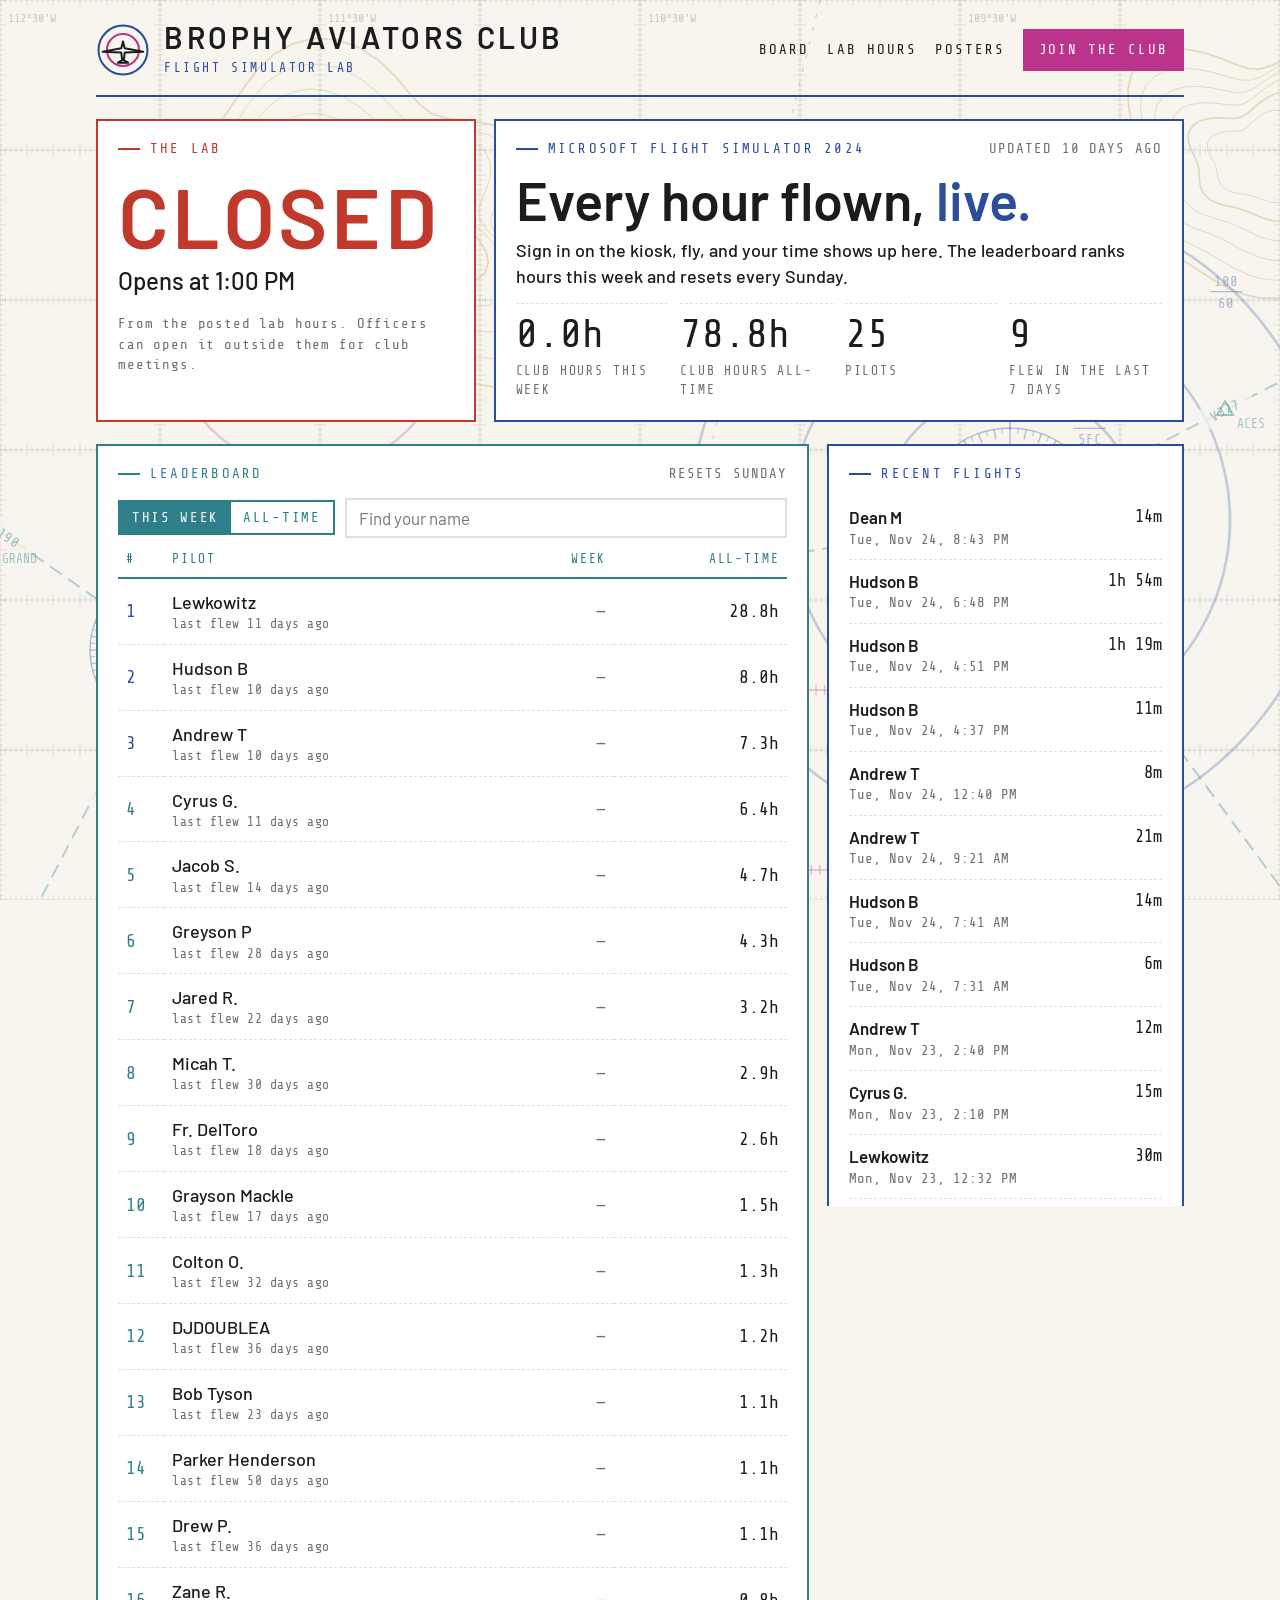
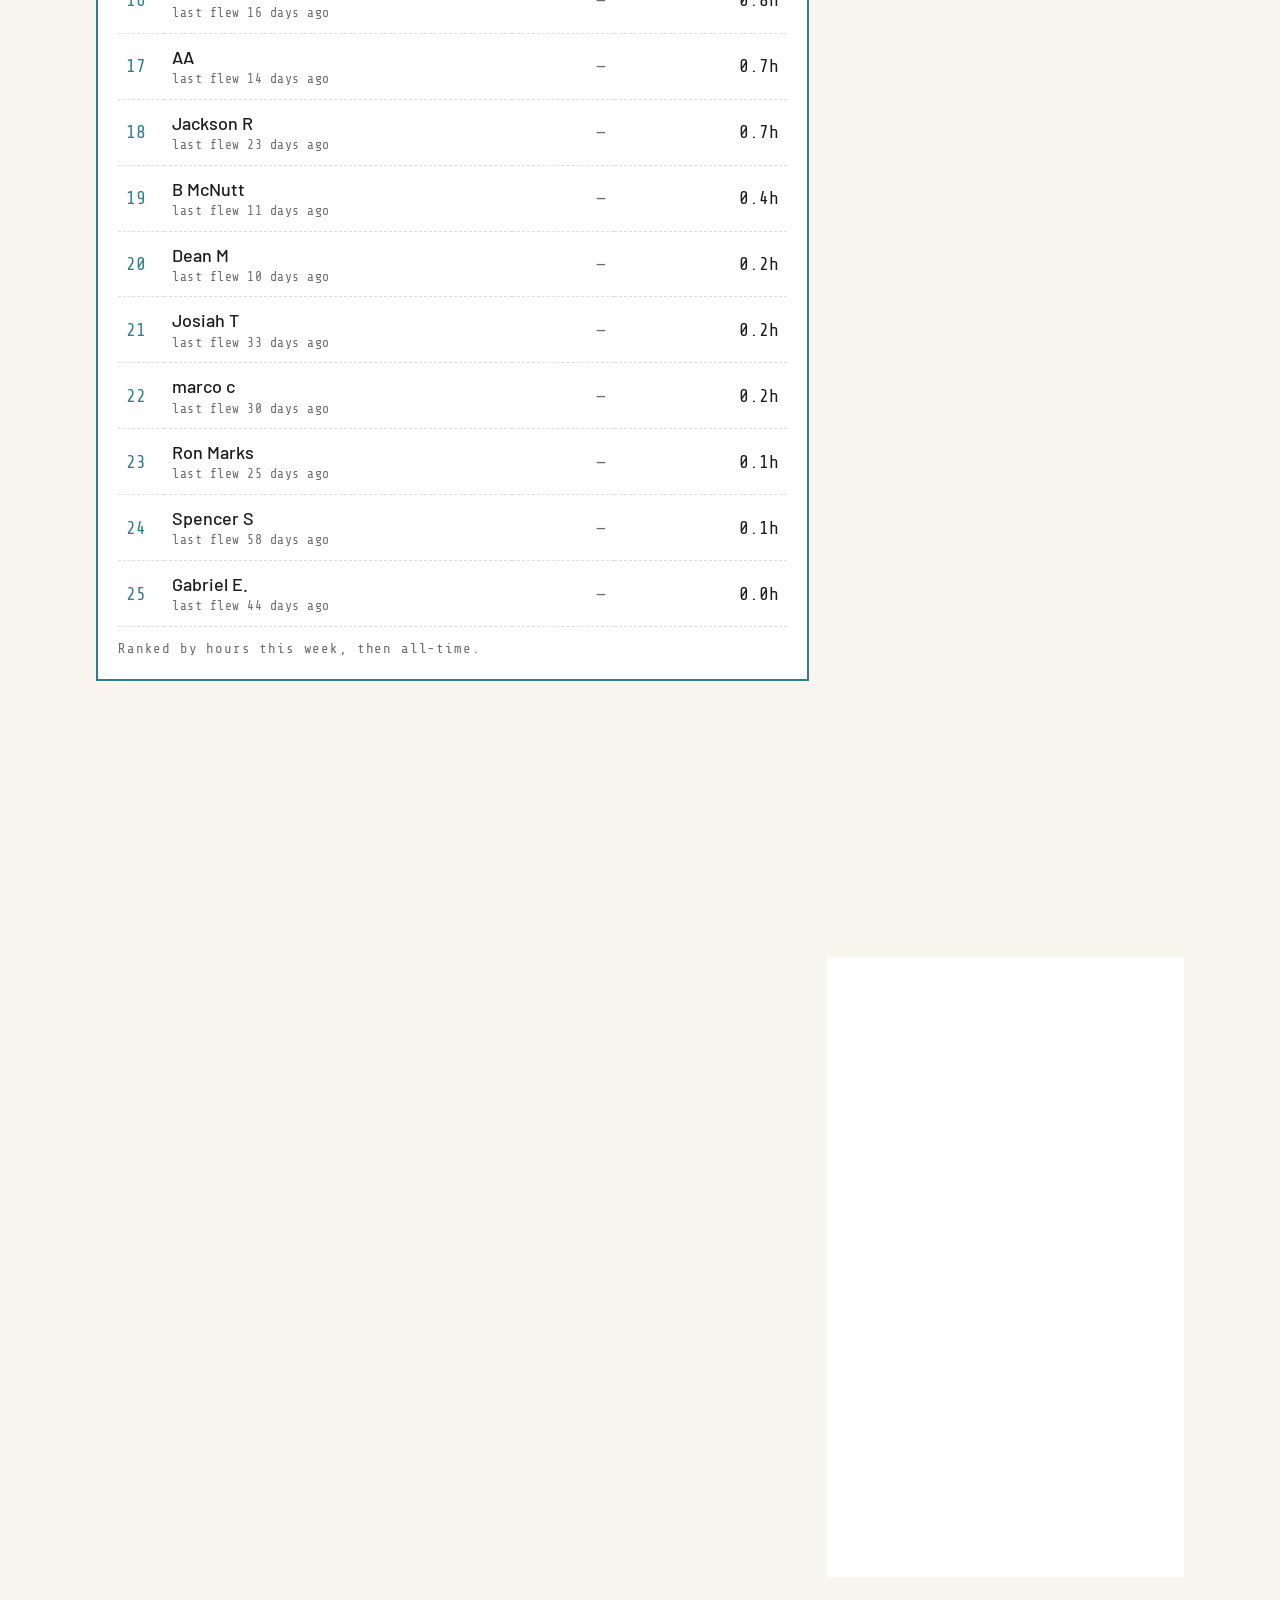
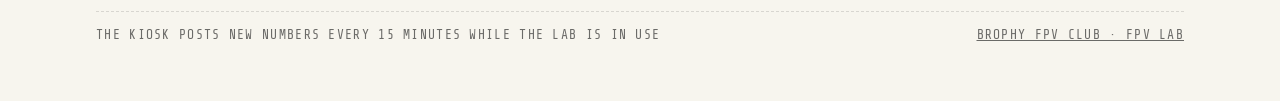
<file: index.html>
<!doctype html>
<html lang="en">
<head>
<meta charset="utf-8">
<meta name="viewport" content="width=device-width,initial-scale=1">
<title>Brophy Aviators Club</title>
<meta name="description" content="Live hours and leaderboard for the Brophy Aviators Club flight simulator: Microsoft Flight Simulator 2024 with a yoke, VR and a motion rig. Updated by the kiosk through the day.">
<meta name="color-scheme" content="light">
<link rel="icon" href="assets/icon.svg" type="image/svg+xml">
<link rel="stylesheet" href="assets/site.css">
</head>
<body>
<div class="chartbg" id="chart"></div>
<div class="wrap">

  <header class="mast">
    <a class="brand" href="./">
      <svg viewBox="0 0 64 64" fill="none" stroke-width="2.4" aria-hidden="true"><circle cx="32" cy="32" r="29" stroke="#2b4d9c"/><circle cx="32" cy="32" r="19" stroke="#b9348a"/><path d="M8 34 L30 30 L32 22 L34 30 L56 34 L34 35 L33 44 L38 47 L26 47 L31 44 L30 35 Z" stroke="#1c1c1c" fill="#ffffff" stroke-linejoin="round"/></svg>
      <div><div class="club">Brophy Aviators Club</div><div class="sub">Flight simulator lab</div></div>
    </a>
    <nav class="links">
      <a href="#board">Board</a><a href="#hours">Lab hours</a><a href="posters/">Posters</a>
      <a class="btn solid" href="https://forms.gle/XQv9fGLGWvsgWXJi9" target="_blank" rel="noopener">Join the club</a>
    </nav>
  </header>

  <section class="grid top">
    <div class="card status" id="status">
      <div class="legend">The lab</div>
      <div class="big" id="st-big">&mdash;</div>
      <div class="until" id="st-until">Loading the lab hours&hellip;</div>
      <div class="note" id="st-note"></div>
    </div>
    <div class="card blue hero">
      <div class="legend">Microsoft Flight Simulator 2024<span class="right" id="updated"></span></div>
      <h1>Every hour flown, <span>live.</span></h1>
      <p>Sign in on the kiosk, fly, and your time shows up here. The leaderboard ranks hours this week and resets every Sunday.</p>
      <div class="stats">
        <div class="stat"><div class="n" id="s-week">&mdash;</div><div class="k">Club hours this week</div></div>
        <div class="stat"><div class="n" id="s-all">&mdash;</div><div class="k">Club hours all-time</div></div>
        <div class="stat"><div class="n" id="s-pilots">&mdash;</div><div class="k">Pilots</div></div>
        <div class="stat"><div class="n" id="s-active">&mdash;</div><div class="k">Flew in the last 7 days</div></div>
      </div>
    </div>
  </section>

  <section class="grid two" id="board">
    <div class="card teal">
      <div class="legend">Leaderboard<span class="right">Resets Sunday</span></div>
      <div class="tools">
        <div class="seg" role="group" aria-label="Rank by">
          <button type="button" data-sort="week" aria-pressed="true">This week</button>
          <button type="button" data-sort="all" aria-pressed="false">All-time</button>
        </div>
        <input class="find" id="find" type="search" placeholder="Find your name" autocomplete="off" aria-label="Find your name">
      </div>
      <div class="tablewrap">
        <table class="board">
          <thead><tr><th>#</th><th>Pilot</th><th class="r">Week</th><th class="r">All-time</th></tr></thead>
          <tbody id="rows"><tr><td colspan="4" class="empty">Loading&hellip;</td></tr></tbody>
        </table>
      </div>
      <div class="more" id="more"></div>
    </div>
    <div class="card blue">
      <div class="legend">Recent flights</div>
      <ul class="flights" id="flights"><li class="empty">Loading&hellip;</li></ul>
    </div>
  </section>

  <section class="card" id="hours">
    <div class="legend">Lab hours &middot; next 7 days<span class="right" id="h-src"></span></div>
    <div class="week" id="week"></div>
  </section>

  <section class="grid two">
    <div class="card">
      <div class="legend">Posters</div>
      <div class="strip" id="strip"></div>
      <p class="more"><a href="posters/">All posters, print-ready 11&times;17 PDFs &rarr;</a></p>
    </div>
    <div class="card magenta">
      <div class="legend">Join</div>
      <div class="join">
        <img src="posters/src/qr-join.svg" alt="QR code for the club sign-up form">
        <div>
          <p>New to flying? Perfect. Fill in the sign-up form and come find the sim.</p>
          <a class="btn solid" href="https://forms.gle/XQv9fGLGWvsgWXJi9" target="_blank" rel="noopener">Sign-up form</a>
        </div>
      </div>
    </div>
  </section>

  <footer>
    <span>The kiosk posts new numbers every 15 minutes while the lab is in use</span>
    <span><a href="https://elmagoct.github.io/brophy-fpv-club/">Brophy FPV Club &middot; FPV lab</a></span>
  </footer>
</div>
<script src="assets/chart.js"></script>
<script src="assets/posters.js"></script>
<script src="assets/site.js"></script>
</body>
</html>
</file>
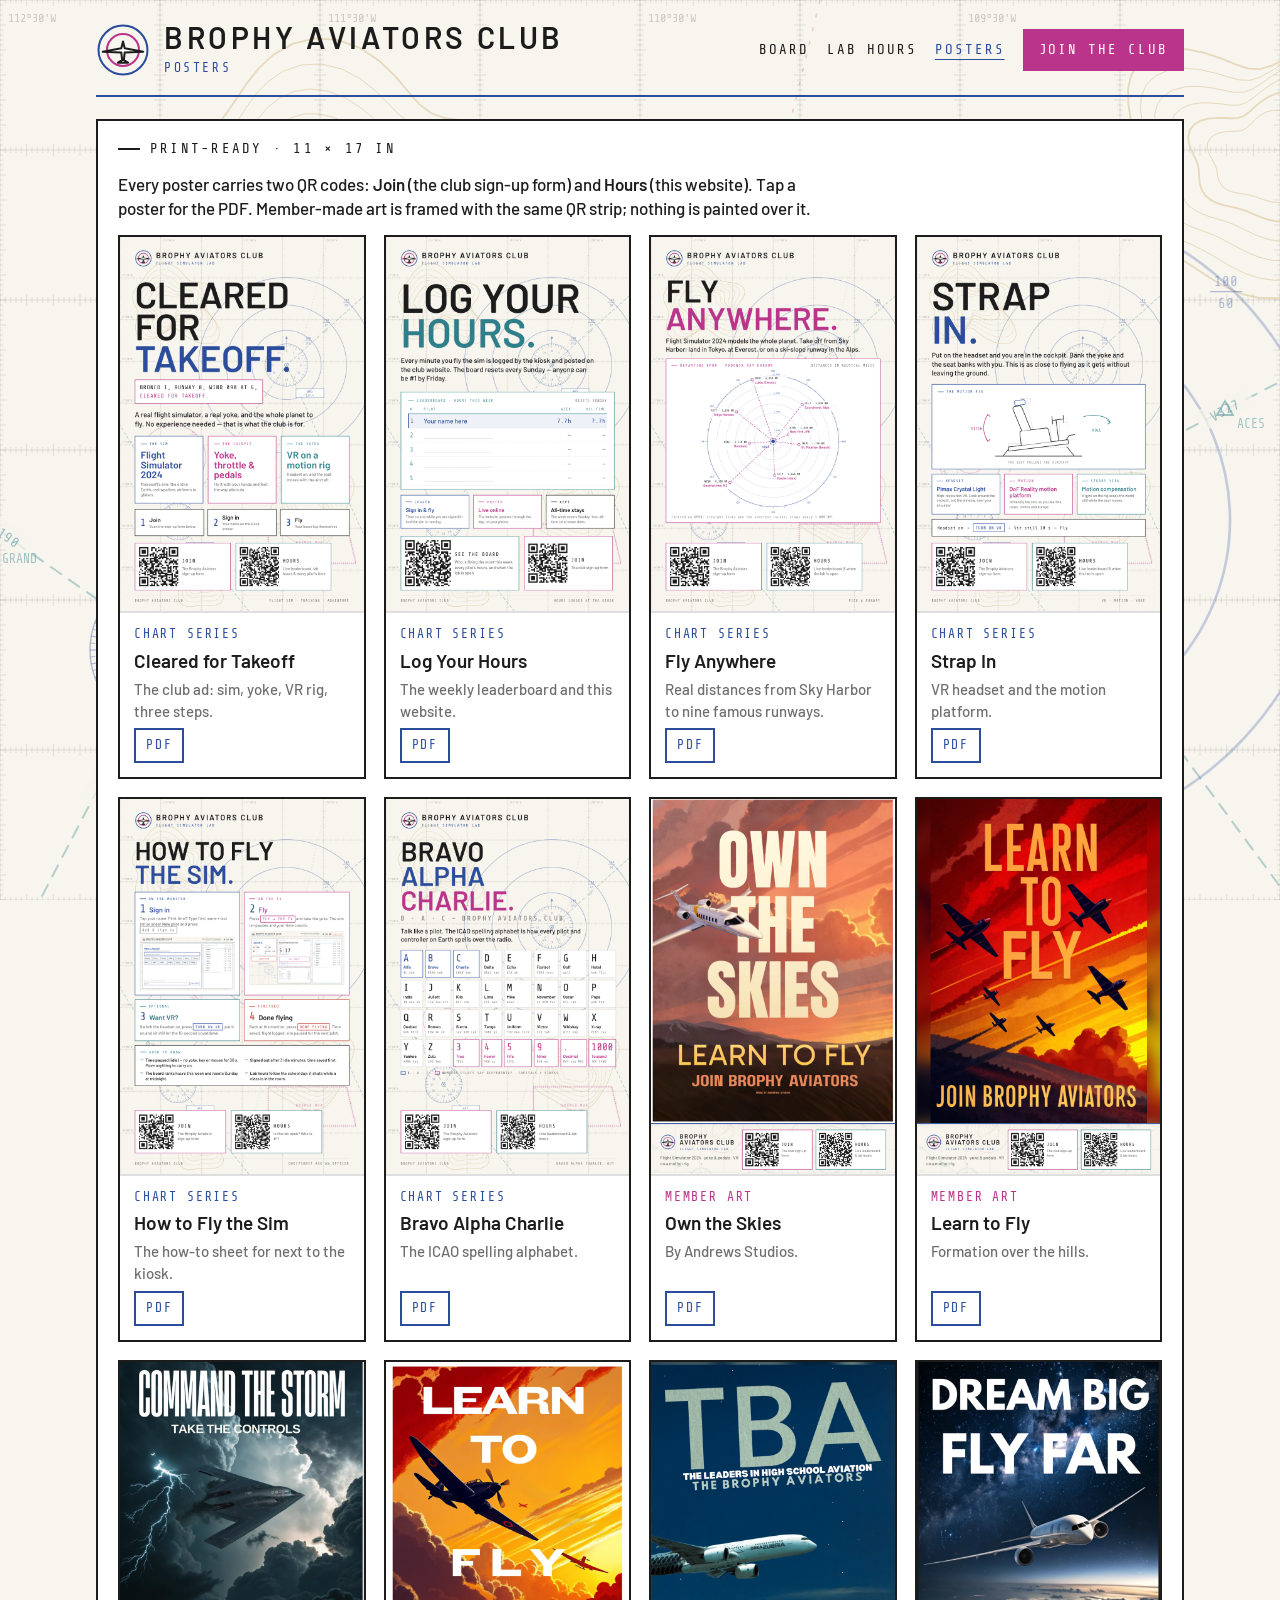
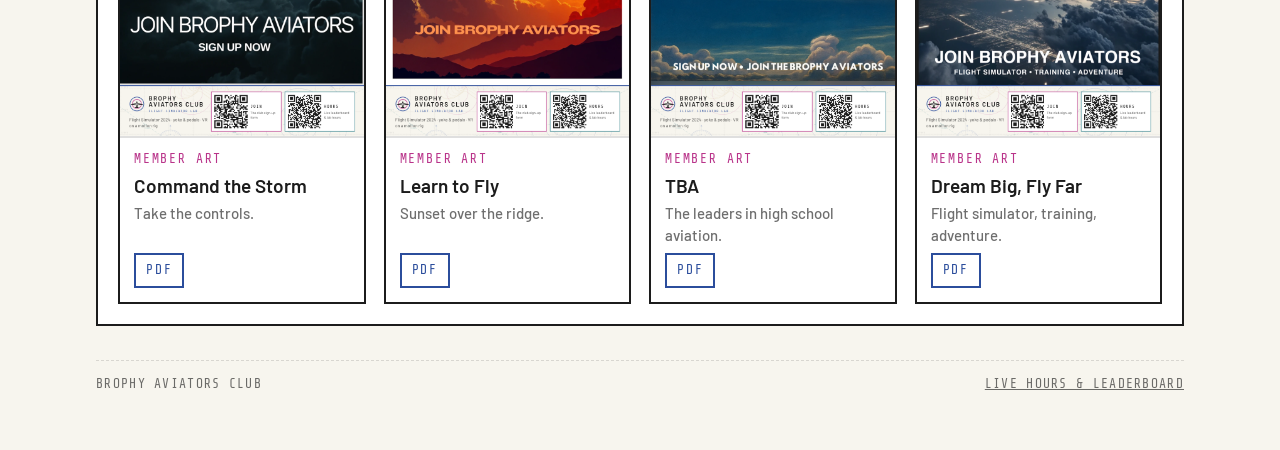
<file: posters/index.html>
<!doctype html>
<html lang="en">
<head>
<meta charset="utf-8">
<meta name="viewport" content="width=device-width,initial-scale=1">
<title>Aviators Posters</title>
<meta name="description" content="Print-ready 11x17 posters for the Brophy Aviators Club flight simulator, each with QR codes to the sign-up form and the live hours site.">
<meta name="color-scheme" content="light">
<link rel="icon" href="../assets/icon.svg" type="image/svg+xml">
<link rel="stylesheet" href="../assets/site.css">
<style>
  .gal{display:grid;grid-template-columns:repeat(auto-fill,minmax(220px,1fr));gap:18px;margin-top:14px}
  .p{padding:0;display:flex;flex-direction:column}
  .p img{display:block;width:100%;aspect-ratio:11/17;object-fit:cover;border-bottom:2px solid var(--hair)}
  .p .cap{padding:12px 14px 14px;display:flex;flex-direction:column;gap:6px;flex:1}
  .p .t{font-weight:600;font-size:19px;line-height:1.2}
  .p .s{font-size:15px;color:var(--muted);flex:1}
  .p .k{font-family:var(--mono);font-size:13px;letter-spacing:.14em;text-transform:uppercase}
  .p.chart .k{color:var(--blue)}.p.club .k{color:var(--magenta)}
  .p .btn{align-self:flex-start;font-size:13px;padding:6px 10px;color:var(--blue);border-color:var(--blue)}
  .p .btn:hover{background:var(--blue);color:var(--white)}
  .intro{margin:12px 0 0;max-width:720px}
</style>
</head>
<body>
<div class="chartbg" id="chart"></div>
<div class="wrap">
  <header class="mast">
    <a class="brand" href="../">
      <svg viewBox="0 0 64 64" fill="none" stroke-width="2.4" aria-hidden="true"><circle cx="32" cy="32" r="29" stroke="#2b4d9c"/><circle cx="32" cy="32" r="19" stroke="#b9348a"/><path d="M8 34 L30 30 L32 22 L34 30 L56 34 L34 35 L33 44 L38 47 L26 47 L31 44 L30 35 Z" stroke="#1c1c1c" fill="#ffffff" stroke-linejoin="round"/></svg>
      <div><div class="club">Brophy Aviators Club</div><div class="sub">Posters</div></div>
    </a>
    <nav class="links">
      <a href="../#board">Board</a><a href="../#hours">Lab hours</a><a href="./" aria-current="page">Posters</a>
      <a class="btn solid" href="https://forms.gle/XQv9fGLGWvsgWXJi9" target="_blank" rel="noopener">Join the club</a>
    </nav>
  </header>

  <section class="card">
    <div class="legend">Print-ready &middot; 11 &times; 17 in</div>
    <p class="intro">Every poster carries two QR codes: <b>Join</b> (the club sign-up form) and <b>Hours</b> (this website). Tap a poster for the PDF. Member-made art is framed with the same QR strip; nothing is painted over it.</p>
    <div class="gal" id="gal"></div>
  </section>

  <footer><span>Brophy Aviators Club</span><span><a href="../">Live hours &amp; leaderboard</a></span></footer>
</div>
<script src="../assets/chart.js"></script>
<script src="../assets/posters.js"></script>
<script>
drawChart(document.getElementById('chart'), { alpha: .8, tall: window.innerHeight > window.innerWidth });
document.getElementById('gal').innerHTML = window.POSTERS.map(function (p) {
  return '<div class="card p ' + p.by + '"><a href="' + p.file + '.pdf"><img loading="lazy" src="preview/' + p.file + '.png" alt="' + p.title + ' poster"></a>' +
    '<div class="cap"><div class="k">' + (p.by === 'club' ? 'Member art' : 'Chart series') + '</div><div class="t">' + p.title + '</div><div class="s">' + p.note + '</div>' +
    '<a class="btn" href="' + p.file + '.pdf" download>PDF</a></div></div>';
}).join('');
</script>
</body>
</html>
</file>
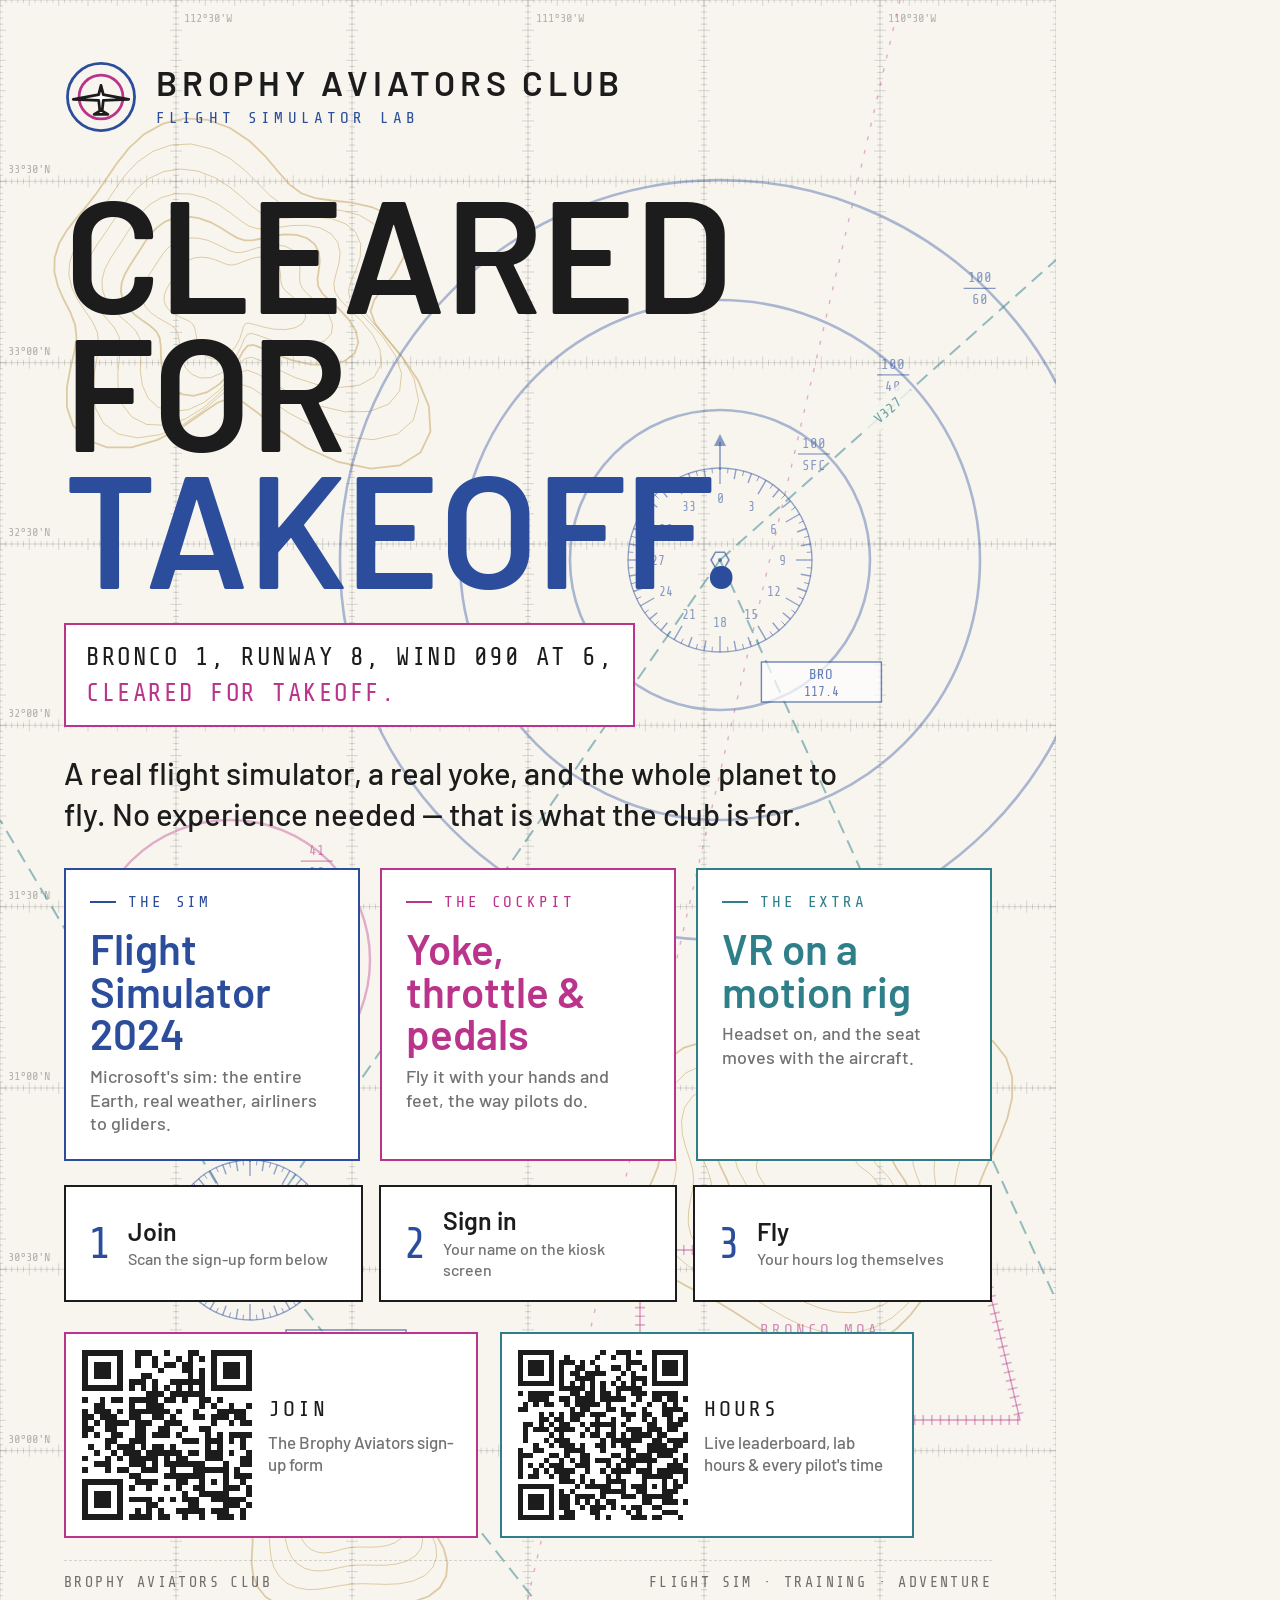
<file: posters/src/01-cleared-for-takeoff.html>
<!doctype html>
<html lang="en"><head><meta charset="utf-8">
<title>Cleared for Takeoff - Brophy Aviators</title>
<link rel="stylesheet" href="poster.css">
<style>
  h1{font-size:160px;font-weight:600;line-height:.86;letter-spacing:-.01em;margin-top:48px;text-transform:uppercase}
  h1 .blue{color:var(--blue)}
  .atc{align-self:flex-start;display:inline-block;margin-top:28px;font-family:var(--mono);font-size:25px;letter-spacing:.06em;background:var(--white);
    border:2px solid var(--magenta);color:var(--magenta);padding:14px 20px;line-height:1.45}
  .atc b{font-weight:400;color:var(--ink)}
  .lede{font-size:31px;font-weight:500;line-height:1.3;margin-top:26px;max-width:800px}
  .facts{display:grid;grid-template-columns:repeat(3,1fr);gap:20px;margin-top:34px}
  .fact{padding:22px 24px 24px}
  .fact .n{font-size:42px;font-weight:600;line-height:1.02;margin-top:14px}
  .fact .s{font-size:18px;color:var(--muted);margin-top:10px;line-height:1.3}
  .steps{display:flex;gap:16px;margin-top:24px;align-items:stretch}
  .step{flex:1;padding:20px 22px;display:flex;gap:16px;align-items:center}
  .step .k{font-family:var(--mono);font-size:44px;color:var(--blue);line-height:1}
  .step .t{font-size:25px;font-weight:600;line-height:1.1}
  .step .s{font-size:16px;color:var(--muted);margin-top:4px}
  .sheet{display:flex;flex-direction:column}
  .bottom{margin-top:auto;margin-bottom:46px;padding-top:24px}
</style></head>
<body>
<div class="chartbg" id="chart"></div>
<div class="sheet">
  <div class="mast"><svg viewBox="0 0 64 64" fill="none" stroke-width="2.4" aria-hidden="true"><circle cx="32" cy="32" r="29" stroke="#2b4d9c"/><circle cx="32" cy="32" r="19" stroke="#b9348a"/><path d="M8 34 L30 30 L32 22 L34 30 L56 34 L34 35 L33 44 L38 47 L26 47 L31 44 L30 35 Z" stroke="#1c1c1c" fill="#ffffff" stroke-linejoin="round"/></svg><div><div class="club">Brophy Aviators Club</div><div class="sub">Flight simulator lab</div></div></div>

  <h1>Cleared<br>for <span class="blue">takeoff.</span></h1>
  <div class="atc"><b>BRONCO 1, RUNWAY 8, WIND 090 AT 6,</b><br>CLEARED FOR TAKEOFF.</div>
  <div class="lede">A real flight simulator, a real yoke, and the whole planet to fly. No experience needed &mdash; that is what the club is for.</div>

  <div class="facts">
    <div class="card blue fact"><div class="legend">The sim</div><div class="n">Flight Simulator 2024</div><div class="s">Microsoft's sim: the entire Earth, real weather, airliners to gliders.</div></div>
    <div class="card magenta fact"><div class="legend">The cockpit</div><div class="n">Yoke, throttle &amp; pedals</div><div class="s">Fly it with your hands and feet, the way pilots do.</div></div>
    <div class="card teal fact"><div class="legend">The extra</div><div class="n">VR on a motion rig</div><div class="s">Headset on, and the seat moves with the aircraft.</div></div>
  </div>

  <div class="steps">
    <div class="card step"><div class="k">1</div><div><div class="t">Join</div><div class="s">Scan the sign-up form below</div></div></div>
    <div class="card step"><div class="k">2</div><div><div class="t">Sign in</div><div class="s">Your name on the kiosk screen</div></div></div>
    <div class="card step"><div class="k">3</div><div><div class="t">Fly</div><div class="s">Your hours log themselves</div></div></div>
  </div>

  <div class="bottom qrs">
    <div class="card magenta qr"><img src="qr-join.svg" alt=""><div class="say"><b>Join</b>The Brophy Aviators sign-up form</div></div>
    <div class="card teal qr"><img src="qr-site.svg" alt=""><div class="say"><b>Hours</b>Live leaderboard, lab hours &amp; every pilot's time</div></div>
  </div>
  <div class="foot"><span>Brophy Aviators Club</span><span>Flight sim &middot; training &middot; adventure</span></div>
</div>
<script src="chart.js"></script>
<script>drawChart(document.getElementById('chart'), { tall: true, alpha: .9 });</script>
</body></html>
</file>
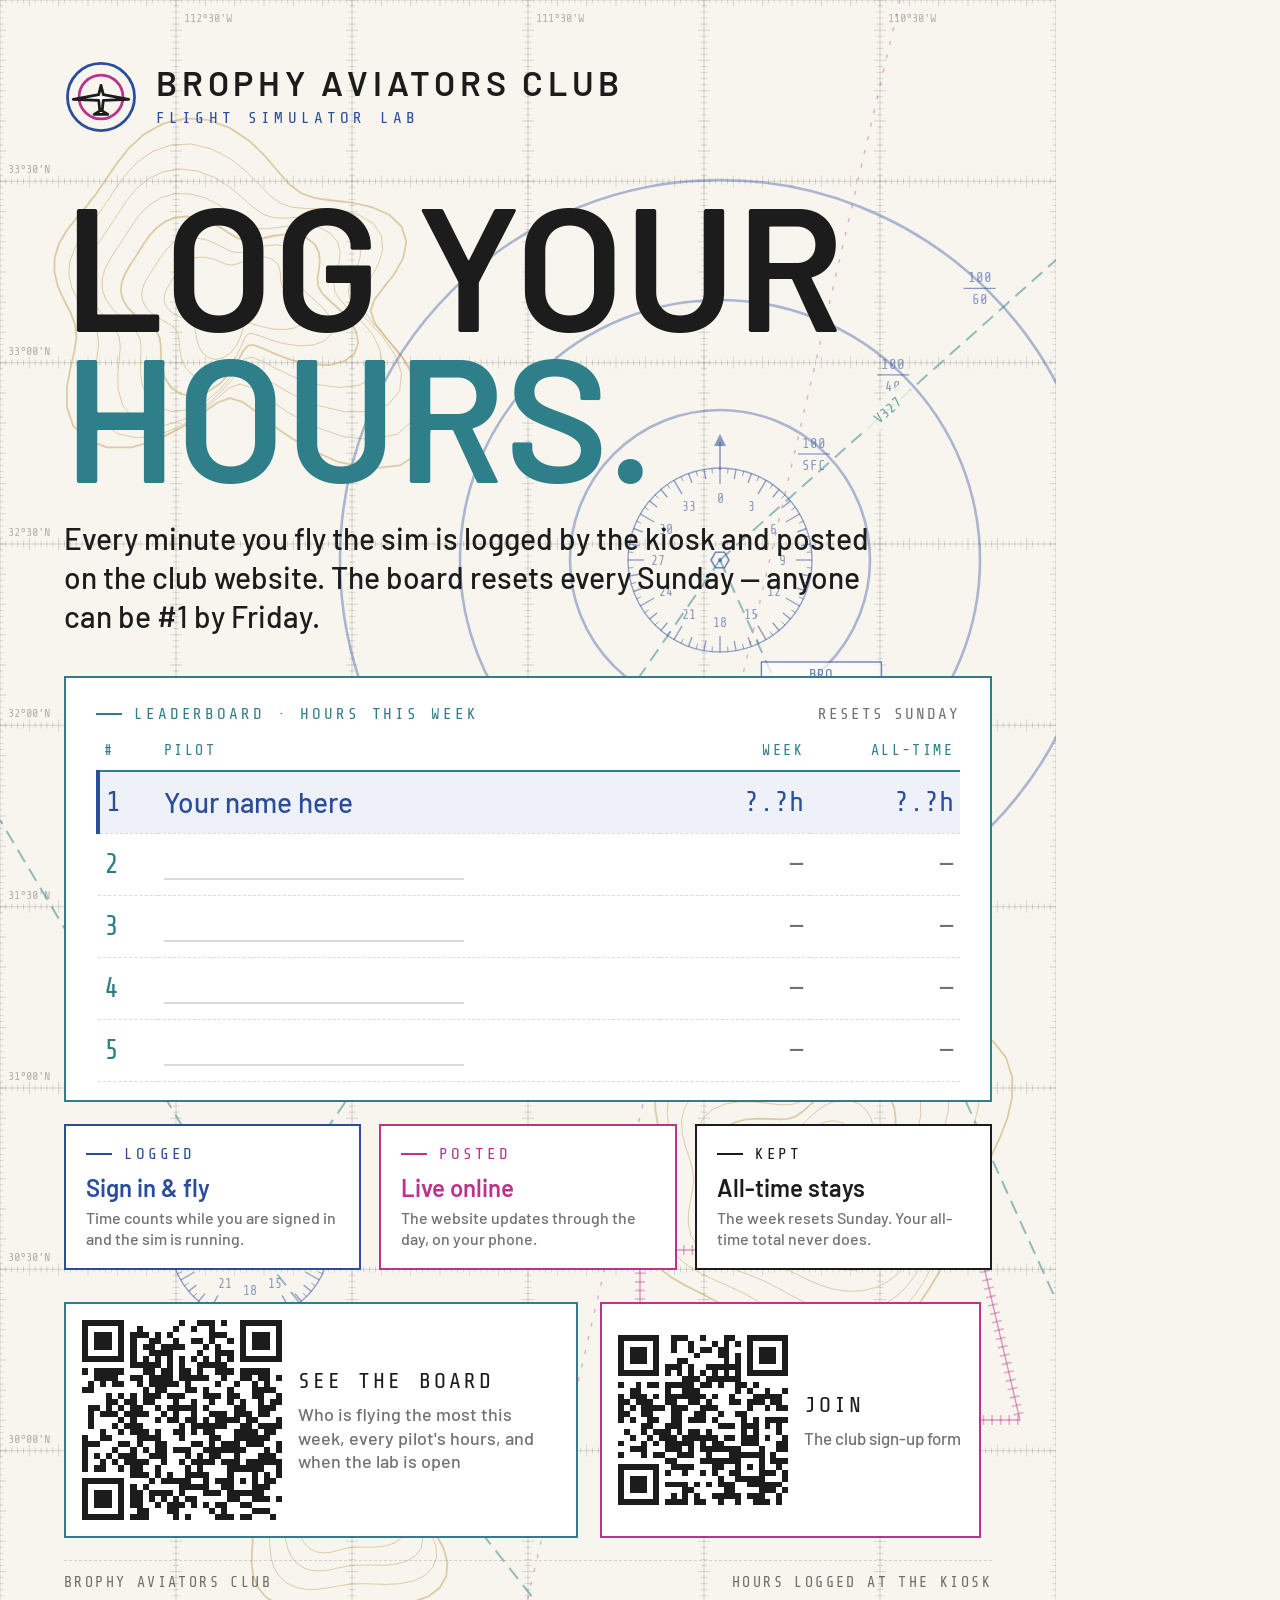
<file: posters/src/02-log-your-hours.html>
<!doctype html>
<html lang="en"><head><meta charset="utf-8">
<title>Log Your Hours - Brophy Aviators</title>
<link rel="stylesheet" href="poster.css">
<style>
  .sheet{display:flex;flex-direction:column}
  h1{font-size:176px;font-weight:600;line-height:.86;margin-top:52px;text-transform:uppercase}
  h1 .teal{color:var(--teal)}
  .lede{font-size:30px;line-height:1.3;margin-top:30px;max-width:840px}
  .board{margin-top:40px;padding:26px 30px 18px}
  .board .legend .right{margin-left:auto;color:var(--muted);letter-spacing:.12em}
  table{width:100%;border-collapse:collapse;margin-top:16px}
  th{font-family:var(--mono);font-weight:400;font-size:15px;letter-spacing:.16em;text-transform:uppercase;color:var(--teal);
    text-align:left;padding:0 6px 10px;border-bottom:2px solid var(--teal)}
  th.r,td.r{text-align:right}
  td{padding:11px 6px;border-bottom:1px dashed var(--hair);font-size:28px;height:62px}
  td.n{font-family:var(--mono);color:var(--teal);width:60px;font-size:28px}
  td.r{font-family:var(--mono);width:150px;color:var(--muted)}
  td .blank{display:inline-block;width:300px;border-bottom:2px solid var(--hair);height:24px;vertical-align:middle}
  tr.you td{background-color:#eef1f8;color:var(--blue)}
  tr.you td.n{border-left:4px solid var(--blue);color:var(--blue)}
  tr.you td.r{color:var(--blue)}
  .notes{display:grid;grid-template-columns:1fr 1fr 1fr;gap:18px;margin-top:22px}
  .note{padding:18px 20px}
  .note .t{font-size:24px;font-weight:600;margin-top:10px;line-height:1.15}
  .note .s{font-size:16px;color:var(--muted);margin-top:6px}
  .bottom{margin-top:auto;margin-bottom:46px;padding-top:24px}
  .qr.big img{width:200px;height:200px}
  .qr.big .say{max-width:260px;font-size:18px}
</style></head>
<body>
<div class="chartbg" id="chart"></div>
<div class="sheet">
  <div class="mast"><svg viewBox="0 0 64 64" fill="none" stroke-width="2.4" aria-hidden="true"><circle cx="32" cy="32" r="29" stroke="#2b4d9c"/><circle cx="32" cy="32" r="19" stroke="#b9348a"/><path d="M8 34 L30 30 L32 22 L34 30 L56 34 L34 35 L33 44 L38 47 L26 47 L31 44 L30 35 Z" stroke="#1c1c1c" fill="#ffffff" stroke-linejoin="round"/></svg><div><div class="club">Brophy Aviators Club</div><div class="sub">Flight simulator lab</div></div></div>

  <h1>Log your<br><span class="teal">hours.</span></h1>
  <div class="lede">Every minute you fly the sim is logged by the kiosk and posted on the club website. The board resets every Sunday &mdash; anyone can be #1 by Friday.</div>

  <div class="card teal board">
    <div class="legend">Leaderboard &middot; hours this week<span class="right">Resets Sunday</span></div>
    <table>
      <tr><th>#</th><th>Pilot</th><th class="r">Week</th><th class="r">All-time</th></tr>
      <tr class="you"><td class="n">1</td><td>Your name here</td><td class="r">?.?h</td><td class="r">?.?h</td></tr>
      <tr><td class="n">2</td><td><span class="blank"></span></td><td class="r">&mdash;</td><td class="r">&mdash;</td></tr>
      <tr><td class="n">3</td><td><span class="blank"></span></td><td class="r">&mdash;</td><td class="r">&mdash;</td></tr>
      <tr><td class="n">4</td><td><span class="blank"></span></td><td class="r">&mdash;</td><td class="r">&mdash;</td></tr>
      <tr><td class="n">5</td><td><span class="blank"></span></td><td class="r">&mdash;</td><td class="r">&mdash;</td></tr>
    </table>
  </div>

  <div class="notes">
    <div class="card blue note"><div class="legend">Logged</div><div class="t">Sign in &amp; fly</div><div class="s">Time counts while you are signed in and the sim is running.</div></div>
    <div class="card magenta note"><div class="legend">Posted</div><div class="t">Live online</div><div class="s">The website updates through the day, on your phone.</div></div>
    <div class="card note"><div class="legend">Kept</div><div class="t">All-time stays</div><div class="s">The week resets Sunday. Your all-time total never does.</div></div>
  </div>

  <div class="bottom qrs">
    <div class="card teal qr big"><img src="qr-site.svg" alt=""><div class="say"><b>See the board</b>Who is flying the most this week, every pilot's hours, and when the lab is open</div></div>
    <div class="card magenta qr"><img src="qr-join.svg" alt=""><div class="say"><b>Join</b>The club sign-up form</div></div>
  </div>
  <div class="foot"><span>Brophy Aviators Club</span><span>Hours logged at the kiosk</span></div>
</div>
<script src="chart.js"></script>
<script>drawChart(document.getElementById('chart'), { tall: true, alpha: .9 });</script>
</body></html>
</file>
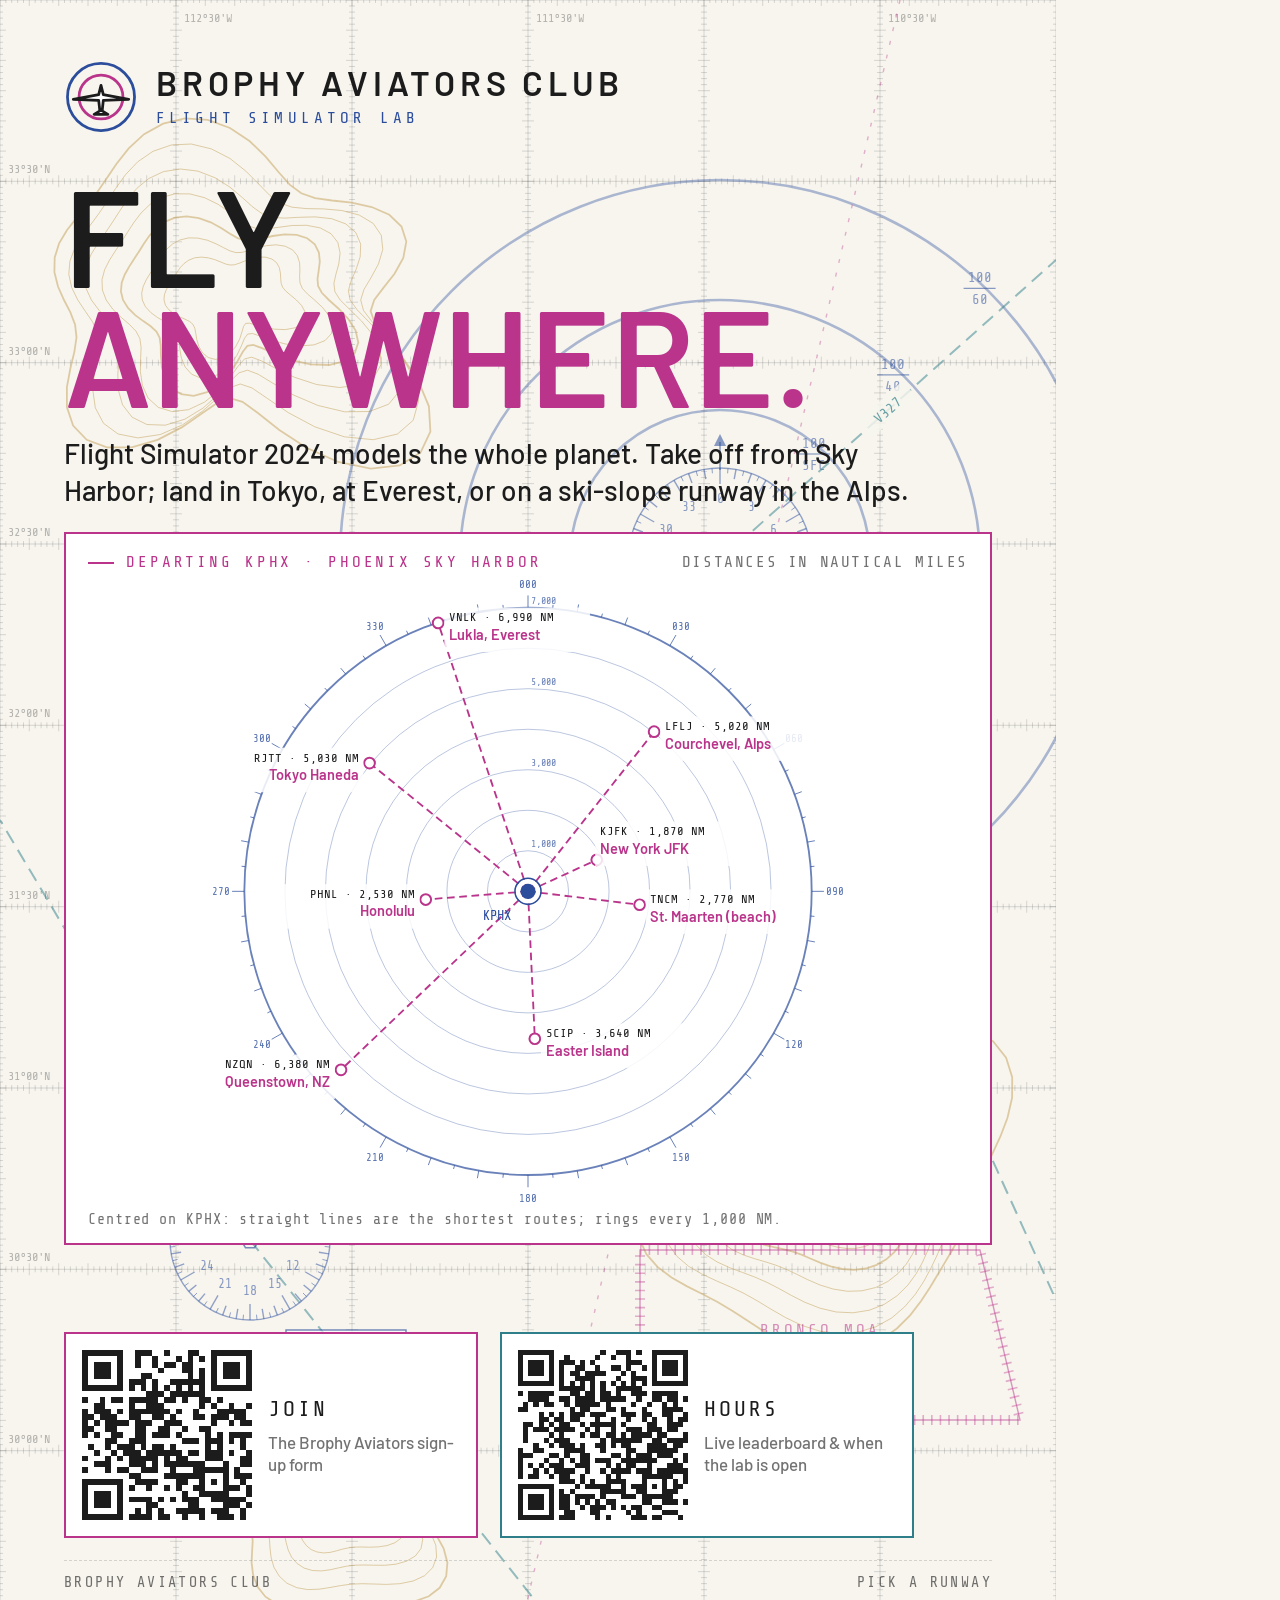
<file: posters/src/03-fly-anywhere.html>
<!doctype html>
<html lang="en"><head><meta charset="utf-8">
<title>Fly Anywhere - Brophy Aviators</title>
<link rel="stylesheet" href="poster.css">
<style>
  .sheet{display:flex;flex-direction:column}
  h1{font-size:136px;font-weight:600;line-height:.88;margin-top:40px;text-transform:uppercase}
  h1 .magenta{color:var(--magenta)}
  .lede{font-size:28px;line-height:1.3;margin-top:22px;max-width:860px}
  .mapcard{margin-top:24px;padding:18px 22px 14px}
  .mapcard .legend .right{margin-left:auto;color:var(--muted);letter-spacing:.1em}
  #map{display:block;width:690px;height:auto;margin:4px auto 0}
  .cap{font-size:15px;color:var(--muted);margin-top:4px;font-family:var(--mono);letter-spacing:.06em}
  .bottom{margin-top:auto;margin-bottom:46px;padding-top:20px}
</style></head>
<body>
<div class="chartbg" id="chart"></div>
<div class="sheet">
  <div class="mast"><svg viewBox="0 0 64 64" fill="none" stroke-width="2.4" aria-hidden="true"><circle cx="32" cy="32" r="29" stroke="#2b4d9c"/><circle cx="32" cy="32" r="19" stroke="#b9348a"/><path d="M8 34 L30 30 L32 22 L34 30 L56 34 L34 35 L33 44 L38 47 L26 47 L31 44 L30 35 Z" stroke="#1c1c1c" fill="#ffffff" stroke-linejoin="round"/></svg><div><div class="club">Brophy Aviators Club</div><div class="sub">Flight simulator lab</div></div></div>

  <h1>Fly<br><span class="magenta">anywhere.</span></h1>
  <div class="lede">Flight Simulator 2024 models the whole planet. Take off from Sky Harbor; land in Tokyo, at Everest, or on a ski-slope runway in the Alps.</div>

  <div class="card magenta mapcard">
    <div class="legend">Departing KPHX &middot; Phoenix Sky Harbor<span class="right">Distances in nautical miles</span></div>
    <svg id="map" viewBox="0 0 900 820"></svg>
    <div class="cap">Centred on KPHX: straight lines are the shortest routes; rings every 1,000 NM.</div>
  </div>

  <div class="bottom qrs">
    <div class="card magenta qr"><img src="qr-join.svg" alt=""><div class="say"><b>Join</b>The Brophy Aviators sign-up form</div></div>
    <div class="card teal qr"><img src="qr-site.svg" alt=""><div class="say"><b>Hours</b>Live leaderboard &amp; when the lab is open</div></div>
  </div>
  <div class="foot"><span>Brophy Aviators Club</span><span>Pick a runway</span></div>
</div>
<script src="chart.js"></script>
<script>
drawChart(document.getElementById('chart'), { tall: true, alpha: .9 });
(function(){
  /* Great-circle distance and initial bearing from KPHX, computed here so the
     numbers on the poster are the real ones. Coordinates are the airports'. */
  var O = [33.434, -112.012];
  var DEST = [
    ['KJFK', 'New York JFK',            40.640,  -73.779, 'u'],
    ['LFLJ', 'Courchevel, Alps',        45.397,    6.635, 'r'],
    ['TNCM', 'St. Maarten (beach)',     18.041,  -63.109, 'r'],
    ['SCIP', 'Easter Island',          -27.165, -109.422, 'r'],
    ['NZQN', 'Queenstown, NZ',         -45.021,  168.739, 'l'],
    ['PHNL', 'Honolulu',                21.318, -157.922, 'l'],
    ['RJTT', 'Tokyo Haneda',            35.552,  139.780, 'l'],
    ['VNLK', 'Lukla, Everest',          27.687,   86.731, 'r']
  ];
  var RAD = Math.PI / 180, NM = 3440.065;
  function geo(la2, lo2){
    var la1 = O[0] * RAD, lo1 = O[1] * RAD; la2 *= RAD; lo2 *= RAD;
    var d = lo2 - lo1;
    var c = Math.acos(Math.sin(la1) * Math.sin(la2) + Math.cos(la1) * Math.cos(la2) * Math.cos(d));
    var b = Math.atan2(Math.sin(d) * Math.cos(la2), Math.cos(la1) * Math.sin(la2) - Math.sin(la1) * Math.cos(la2) * Math.cos(d));
    return { nm: c * NM, brg: (b / RAD + 360) % 360 };
  }
  var cx = 450, cy = 410, PX = 370 / 7000;   /* 7,000 NM to the outer ring */
  var BLUE = '#2b4d9c', MAG = '#b9348a', TEAL = '#2f7f8a', INK = '#1c1c1c', MONO = 'Share Tech Mono, monospace';
  var s = [], i, k;
  function t(x, y, str, fill, size, extra){ return '<text x="' + x.toFixed(1) + '" y="' + y.toFixed(1) + '" fill="' + fill + '" font-size="' + size + '" font-family="' + MONO + '"' + (extra || '') + '>' + str + '</text>'; }
  for(k = 1; k <= 7; k++){
    s.push('<circle cx="' + cx + '" cy="' + cy + '" r="' + (k * 1000 * PX).toFixed(1) + '" fill="none" stroke="' + BLUE + '" stroke-width="' + (k === 7 ? 2.4 : 1.2) + '" opacity="' + (k === 7 ? .7 : .35) + '"/>');
    if(k % 2 === 1) s.push(t(cx + 4, cy - k * 1000 * PX - 5, (k * 1000).toLocaleString('en-US'), BLUE, 13, ' opacity=".7"'));
  }
  for(k = 0; k < 360; k += 5){
    var a = (k - 90) * RAD, R = 7000 * PX, L = k % 30 === 0 ? 16 : (k % 10 === 0 ? 10 : 5);
    s.push('<line x1="' + (cx + Math.cos(a) * R).toFixed(1) + '" y1="' + (cy + Math.sin(a) * R).toFixed(1) + '" x2="' + (cx + Math.cos(a) * (R + L)).toFixed(1) + '" y2="' + (cy + Math.sin(a) * (R + L)).toFixed(1) + '" stroke="' + BLUE + '" stroke-width="1.3" opacity=".7"/>');
    if(k % 30 === 0) s.push(t(cx + Math.cos(a) * (R + 30), cy + Math.sin(a) * (R + 30) + 5, String(k).length < 3 ? ('00' + k).slice(-3) : k, BLUE, 14, ' text-anchor="middle" opacity=".8"'));
  }
  for(i = 0; i < DEST.length; i++){
    var g = geo(DEST[i][2], DEST[i][3]), ang = (g.brg - 90) * RAD, r = Math.max(g.nm * PX, 26);
    var x = cx + Math.cos(ang) * r, y = cy + Math.sin(ang) * r;
    s.push('<line x1="' + cx + '" y1="' + cy + '" x2="' + x.toFixed(1) + '" y2="' + y.toFixed(1) + '" stroke="' + MAG + '" stroke-width="2.4" stroke-dasharray="10 6"/>');
    s.push('<circle cx="' + x.toFixed(1) + '" cy="' + y.toFixed(1) + '" r="7" fill="#fff" stroke="' + MAG + '" stroke-width="2.6"/>');
    if(DEST[i][4] === 'u'){ y -= 30; x -= 10; }
    var right = DEST[i][4] !== 'l', dx = right ? 14 : -14, anc = right ? 'start' : 'end';
    var nm = Math.round(g.nm / 10) * 10;
    s.push('<g><rect x="' + (right ? x + 8 : x - 8 - 190).toFixed(1) + '" y="' + (y - 20).toFixed(1) + '" width="190" height="58" fill="#fff" opacity=".85"/>' +
      t(x + dx, y - 2, DEST[i][0] + ' &#183; ' + nm.toLocaleString('en-US') + ' NM', INK, 16, ' text-anchor="' + anc + '"') +
      '<text x="' + (x + dx).toFixed(1) + '" y="' + (y + 22).toFixed(1) + '" fill="' + MAG + '" font-size="19" font-family="Barlow, sans-serif" font-weight="600" text-anchor="' + anc + '">' + DEST[i][1] + '</text></g>');
  }
  s.push('<circle cx="' + cx + '" cy="' + cy + '" r="10" fill="' + BLUE + '"/><circle cx="' + cx + '" cy="' + cy + '" r="17" fill="none" stroke="' + BLUE + '" stroke-width="2"/>');
  s.push(t(cx - 22, cy + 38, 'KPHX', BLUE, 18, ' text-anchor="end"'));
  document.getElementById('map').innerHTML = s.join('');
})();
</script>
</body></html>
</file>
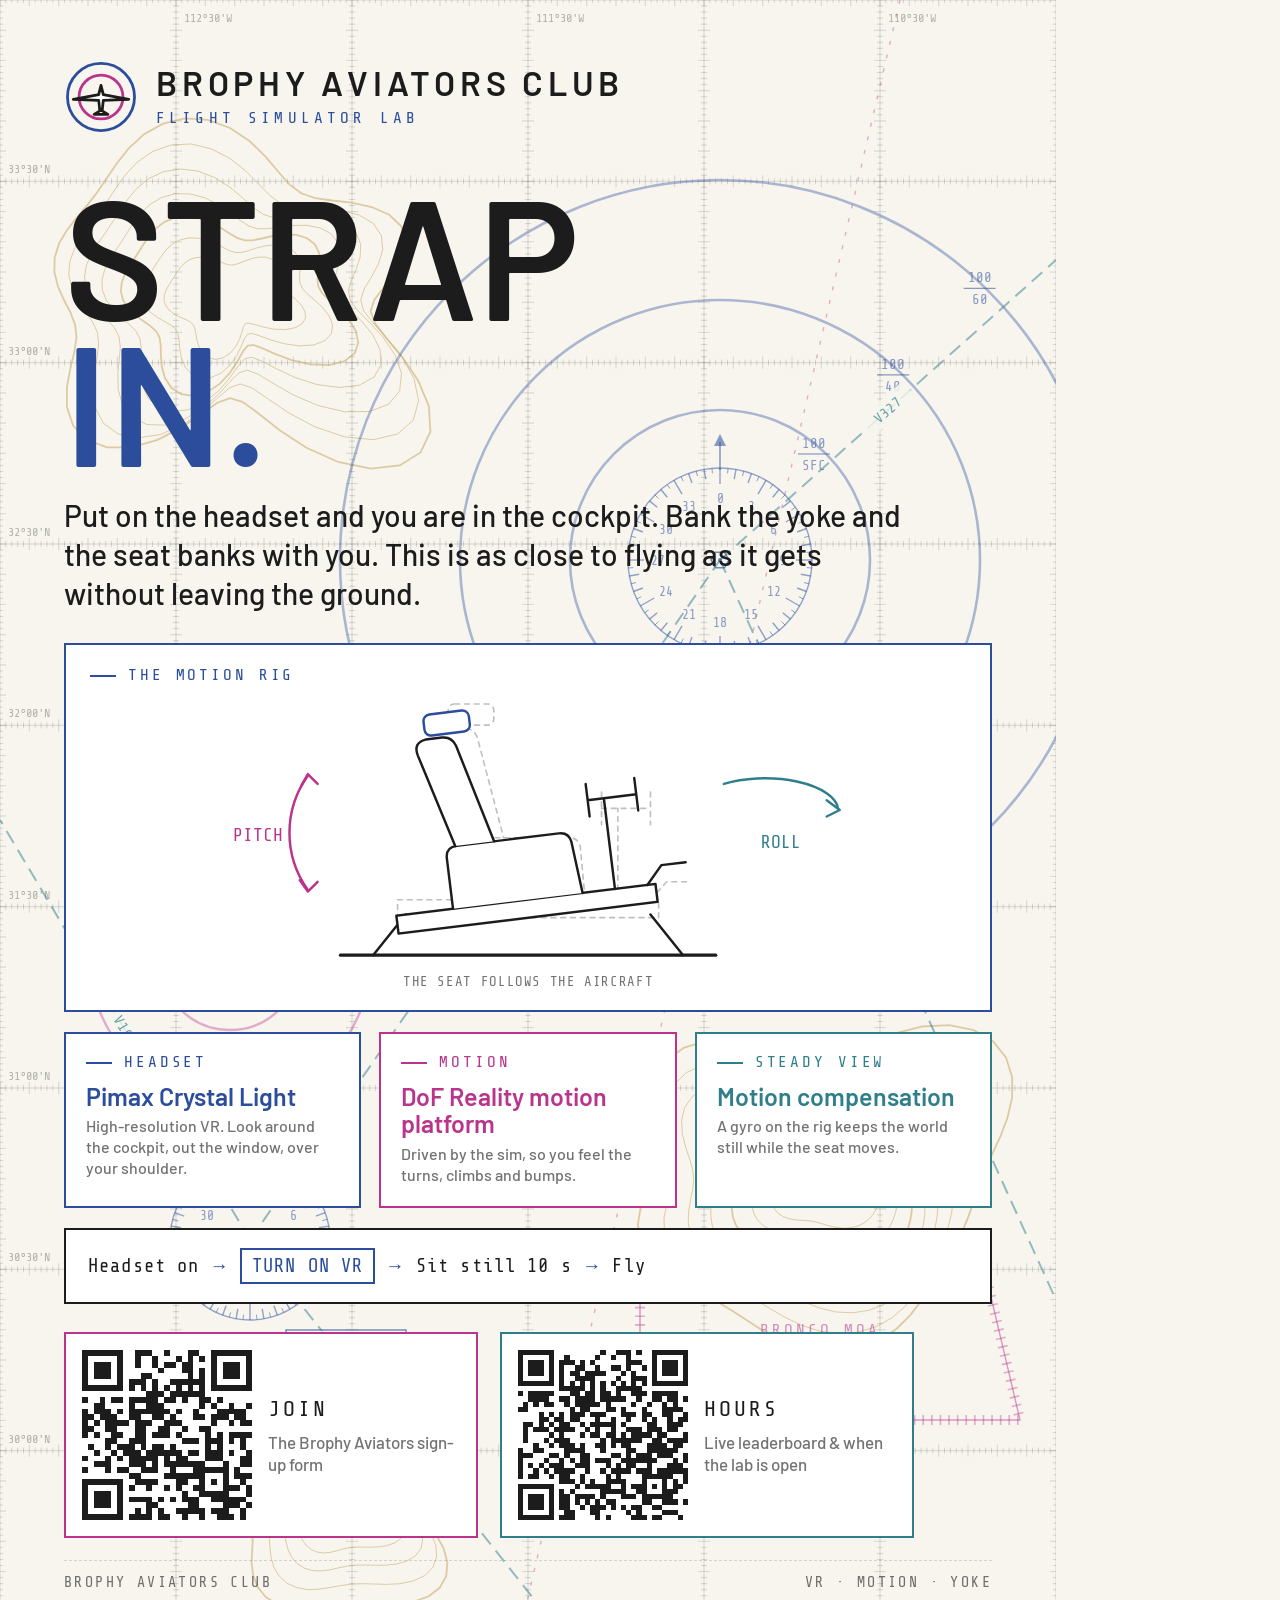
<file: posters/src/04-strap-in.html>
<!doctype html>
<html lang="en"><head><meta charset="utf-8">
<title>Strap In - Brophy Aviators</title>
<link rel="stylesheet" href="poster.css">
<style>
  .sheet{display:flex;flex-direction:column}
  h1{font-size:170px;font-weight:600;line-height:.86;margin-top:46px;text-transform:uppercase}
  h1 .blue{color:var(--blue)}
  .lede{font-size:30px;line-height:1.3;margin-top:24px;max-width:860px}
  .rig{margin-top:30px;padding:20px 24px 14px}
  .rig svg{display:block;height:310px;width:auto;margin:0 auto}
  .kit{display:grid;grid-template-columns:1fr 1fr 1fr;gap:18px;margin-top:20px}
  .kit .card{padding:18px 20px 20px}
  .kit .t{font-size:25px;font-weight:600;line-height:1.1;margin-top:10px}
  .kit .s{font-size:16px;color:var(--muted);margin-top:6px;line-height:1.3}
  .how{margin-top:20px;padding:18px 22px;display:flex;gap:14px;align-items:center;font-family:var(--mono);font-size:19px;letter-spacing:.06em}
  .how .arr{color:var(--blue)}
  .how b{font-weight:400;color:var(--blue);border:2px solid var(--blue);padding:4px 10px}
  .bottom{margin-top:auto;margin-bottom:46px;padding-top:20px}
</style></head>
<body>
<div class="chartbg" id="chart"></div>
<div class="sheet">
  <div class="mast"><svg viewBox="0 0 64 64" fill="none" stroke-width="2.4" aria-hidden="true"><circle cx="32" cy="32" r="29" stroke="#2b4d9c"/><circle cx="32" cy="32" r="19" stroke="#b9348a"/><path d="M8 34 L30 30 L32 22 L34 30 L56 34 L34 35 L33 44 L38 47 L26 47 L31 44 L30 35 Z" stroke="#1c1c1c" fill="#ffffff" stroke-linejoin="round"/></svg><div><div class="club">Brophy Aviators Club</div><div class="sub">Flight simulator lab</div></div></div>

  <h1>Strap<br><span class="blue">in.</span></h1>
  <div class="lede">Put on the headset and you are in the cockpit. Bank the yoke and the seat banks with you. This is as close to flying as it gets without leaving the ground.</div>

  <div class="card blue rig">
    <div class="legend">The motion rig</div>
    <svg viewBox="0 0 900 380" fill="none" stroke-linecap="round" stroke-linejoin="round">
      <!-- base platform -->
      <path d="M220 330 H680" stroke="#1c1c1c" stroke-width="4"/>
      <path d="M260 330 L300 280 M640 330 L600 280" stroke="#1c1c1c" stroke-width="3"/>
      <g>
      <rect x="290" y="262" width="320" height="22" stroke="rgba(28,28,28,.28)" stroke-width="2" stroke-dasharray="6 6" fill="none"/>
      <!-- seat -->
      <path d="M360 262 V200 Q360 186 374 186 H500 Q512 186 514 198 L520 262" stroke="rgba(28,28,28,.28)" stroke-width="2" stroke-dasharray="6 6" fill="none"/>
      <path d="M372 186 L340 70 Q336 54 352 52 H372 Q384 52 388 64 L420 186" stroke="rgba(28,28,28,.28)" stroke-width="2" stroke-dasharray="6 6" fill="none"/>
      <!-- yoke column + pedals -->
      <path d="M560 262 V150 M540 150 H600 M540 130 V170 M600 130 V170" stroke="rgba(28,28,28,.28)" stroke-width="2" stroke-dasharray="6 6"/>
      <path d="M600 262 L620 240 H650" stroke="rgba(28,28,28,.28)" stroke-width="2" stroke-dasharray="6 6"/>
      <!-- headset -->
      <rect x="352" y="22" width="56" height="26" rx="8" stroke="rgba(28,28,28,.28)" stroke-width="2" stroke-dasharray="6 6" fill="none"/>
      </g>
      <g transform="rotate(-7 450 284)">
      <rect x="290" y="262" width="320" height="22" stroke="#1c1c1c" stroke-width="3" fill="#fff"/>
      <!-- seat -->
      <path d="M360 262 V200 Q360 186 374 186 H500 Q512 186 514 198 L520 262" stroke="#1c1c1c" stroke-width="3" fill="#fff"/>
      <path d="M372 186 L340 70 Q336 54 352 52 H372 Q384 52 388 64 L420 186" stroke="#1c1c1c" stroke-width="3" fill="#fff"/>
      <!-- yoke column + pedals -->
      <path d="M560 262 V150 M540 150 H600 M540 130 V170 M600 130 V170" stroke="#1c1c1c" stroke-width="3"/>
      <path d="M600 262 L620 240 H650" stroke="#1c1c1c" stroke-width="3"/>
      <!-- headset -->
      <rect x="352" y="22" width="56" height="26" rx="8" stroke="#2b4d9c" stroke-width="3" fill="#fff"/>
      </g>
      <!-- pitch arrow -->
      <path d="M180 250 A120 120 0 0 1 180 110" stroke="#b9348a" stroke-width="3"/>
      <path d="M172 122 L180 108 L192 120" stroke="#b9348a" stroke-width="3"/>
      <path d="M170 238 L180 252 L192 240" stroke="#b9348a" stroke-width="3"/>
      <text x="150" y="190" fill="#b9348a" font-family="Share Tech Mono, monospace" font-size="22" text-anchor="end">PITCH</text>
      <!-- roll arrow -->
      <path d="M690 120 A90 40 0 0 1 830 150" stroke="#2f7f8a" stroke-width="3"/>
      <path d="M816 140 L832 152 L816 160" stroke="#2f7f8a" stroke-width="3"/>
      <text x="760" y="198" fill="#2f7f8a" font-family="Share Tech Mono, monospace" font-size="22" text-anchor="middle">ROLL</text>
      <text x="450" y="368" fill="rgba(28,28,28,.62)" font-family="Share Tech Mono, monospace" font-size="17" text-anchor="middle" letter-spacing="2">THE SEAT FOLLOWS THE AIRCRAFT</text>
    </svg>
  </div>

  <div class="kit">
    <div class="card blue"><div class="legend">Headset</div><div class="t">Pimax Crystal Light</div><div class="s">High-resolution VR. Look around the cockpit, out the window, over your shoulder.</div></div>
    <div class="card magenta"><div class="legend">Motion</div><div class="t">DoF Reality motion platform</div><div class="s">Driven by the sim, so you feel the turns, climbs and bumps.</div></div>
    <div class="card teal"><div class="legend">Steady view</div><div class="t">Motion compensation</div><div class="s">A gyro on the rig keeps the world still while the seat moves.</div></div>
  </div>

  <div class="card how"><span>Headset on</span><span class="arr">&rarr;</span><b>TURN ON VR</b><span class="arr">&rarr;</span><span>Sit still 10 s</span><span class="arr">&rarr;</span><span>Fly</span></div>

  <div class="bottom qrs">
    <div class="card magenta qr"><img src="qr-join.svg" alt=""><div class="say"><b>Join</b>The Brophy Aviators sign-up form</div></div>
    <div class="card teal qr"><img src="qr-site.svg" alt=""><div class="say"><b>Hours</b>Live leaderboard &amp; when the lab is open</div></div>
  </div>
  <div class="foot"><span>Brophy Aviators Club</span><span>VR &middot; motion &middot; yoke</span></div>
</div>
<script src="chart.js"></script>
<script>drawChart(document.getElementById('chart'), { tall: true, alpha: .9 });</script>
</body></html>
</file>
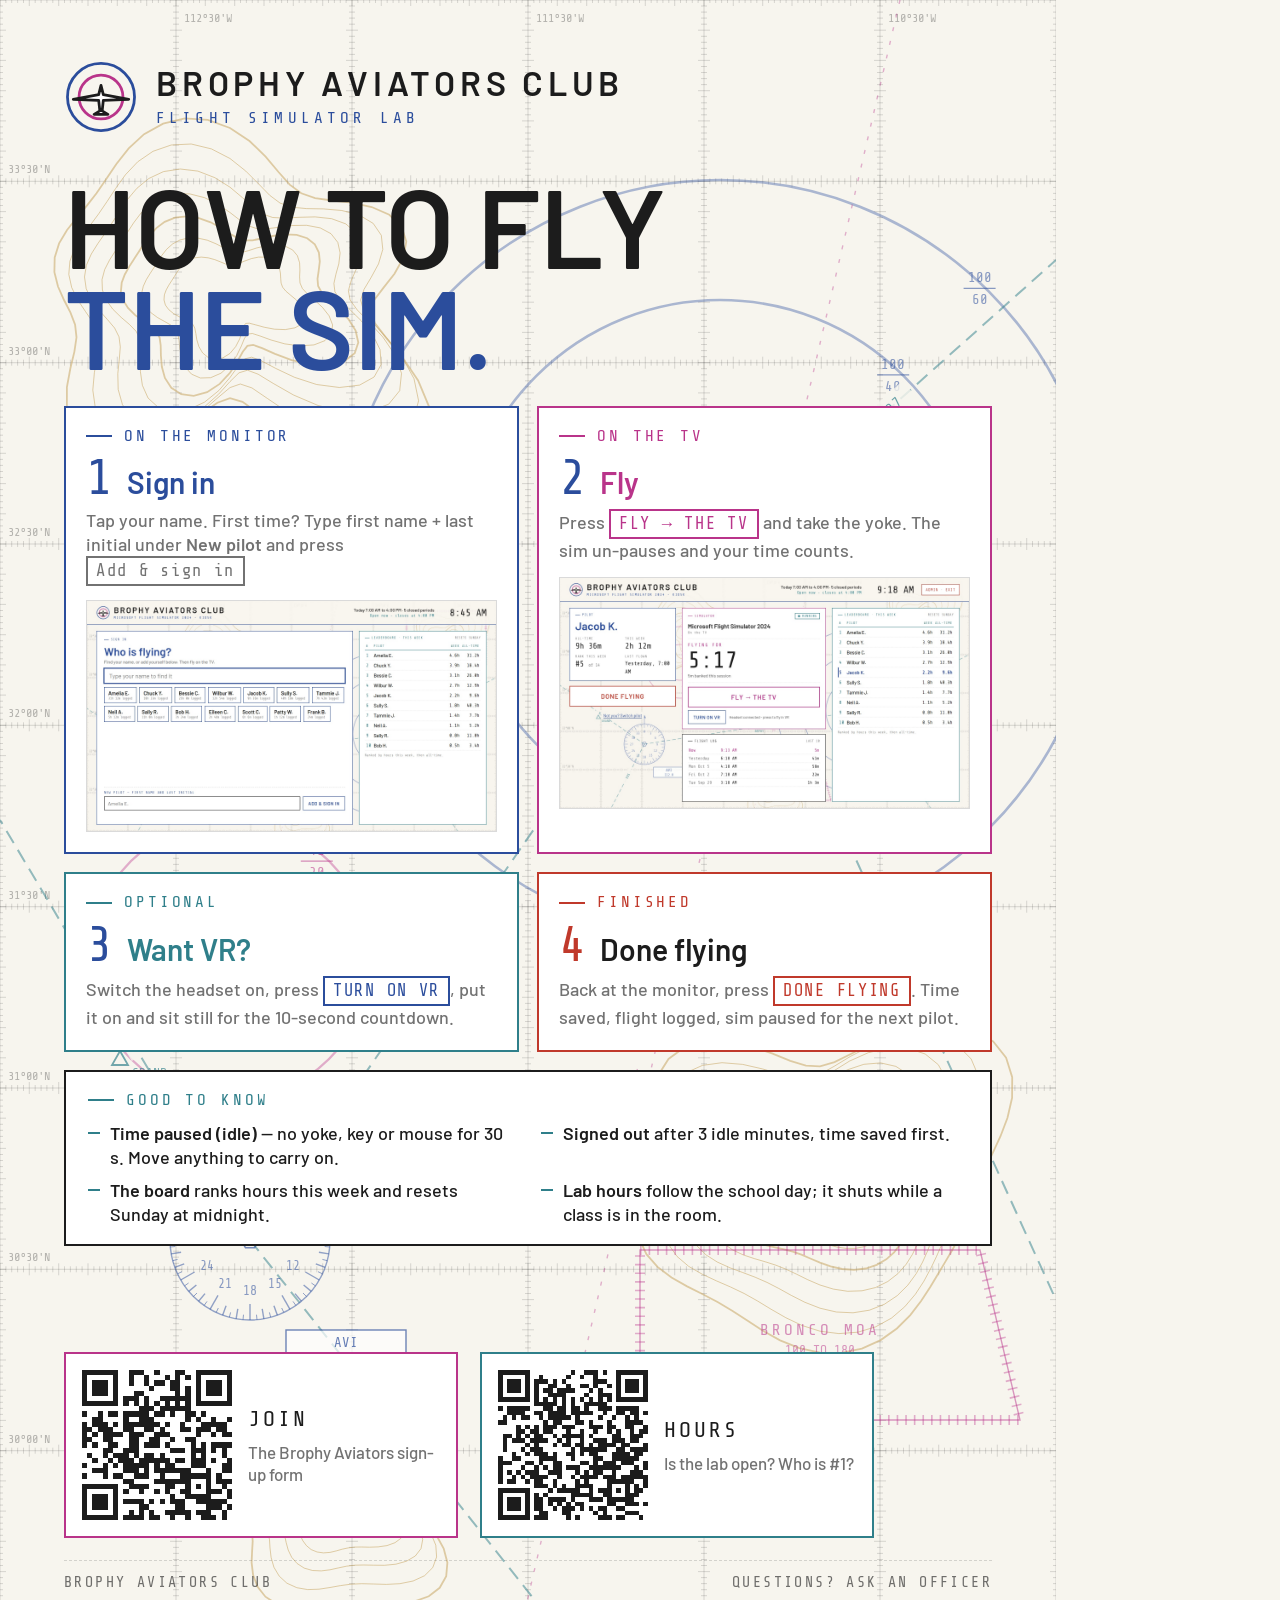
<file: posters/src/05-how-to-fly.html>
<!doctype html>
<html lang="en"><head><meta charset="utf-8">
<title>How to Fly the Sim - Brophy Aviators</title>
<link rel="stylesheet" href="poster.css">
<style>
  .sheet{display:flex;flex-direction:column}
  h1{font-size:112px;font-weight:600;line-height:.9;margin-top:40px;text-transform:uppercase}
  h1 .blue{color:var(--blue)}
  .steps{display:grid;grid-template-columns:1fr 1fr;gap:18px;margin-top:30px}
  .step{padding:18px 20px 20px}
  .step .row{display:flex;gap:14px;align-items:baseline;margin-top:10px}
  .step .k{font-family:var(--mono);font-size:50px;line-height:.9;color:var(--blue)}
  .step .t{font-size:30px;font-weight:600;line-height:1.05}
  .step .s{font-size:18px;color:var(--muted);margin-top:8px;line-height:1.3}
  .step img{display:block;width:100%;border:1px solid var(--hair);margin-top:14px}
  .btn{display:inline-block;font-family:var(--mono);font-size:17px;letter-spacing:.1em;padding:2px 8px;border:2px solid currentColor}
  .good{margin-top:18px;padding:18px 22px}
  .good ul{list-style:none;display:grid;grid-template-columns:1fr 1fr;gap:10px 26px;margin-top:12px}
  .good li{font-size:18px;line-height:1.3;padding-left:22px;position:relative}
  .good li::before{content:"";position:absolute;left:0;top:10px;width:12px;border-top:2px solid var(--teal)}
  .good li b{font-weight:600}
  .bottom{margin-top:auto;margin-bottom:46px;padding-top:18px}
  .qr img{width:150px;height:150px}
</style></head>
<body>
<div class="chartbg" id="chart"></div>
<div class="sheet">
  <div class="mast"><svg viewBox="0 0 64 64" fill="none" stroke-width="2.4" aria-hidden="true"><circle cx="32" cy="32" r="29" stroke="#2b4d9c"/><circle cx="32" cy="32" r="19" stroke="#b9348a"/><path d="M8 34 L30 30 L32 22 L34 30 L56 34 L34 35 L33 44 L38 47 L26 47 L31 44 L30 35 Z" stroke="#1c1c1c" fill="#ffffff" stroke-linejoin="round"/></svg><div><div class="club">Brophy Aviators Club</div><div class="sub">Flight simulator lab</div></div></div>

  <h1>How to fly<br><span class="blue">the sim.</span></h1>

  <div class="steps">
    <div class="card blue step"><div class="legend">On the monitor</div>
      <div class="row"><div class="k">1</div><div class="t">Sign in</div></div>
      <div class="s">Tap your name. First time? Type first name + last initial under <b>New pilot</b> and press <span class="btn">Add &amp; sign in</span></div>
      <img src="img/kiosk-picker.jpg" alt=""></div>
    <div class="card magenta step"><div class="legend">On the TV</div>
      <div class="row"><div class="k">2</div><div class="t">Fly</div></div>
      <div class="s">Press <span class="btn" style="color:var(--magenta)">FLY &rarr; THE TV</span> and take the yoke. The sim un-pauses and your time counts.</div>
      <img src="img/kiosk-signed-in.jpg" alt=""></div>
    <div class="card teal step"><div class="legend">Optional</div>
      <div class="row"><div class="k">3</div><div class="t">Want VR?</div></div>
      <div class="s">Switch the headset on, press <span class="btn" style="color:var(--blue)">TURN ON VR</span>, put it on and sit still for the 10-second countdown.</div></div>
    <div class="card red step"><div class="legend">Finished</div>
      <div class="row"><div class="k" style="color:var(--red)">4</div><div class="t">Done flying</div></div>
      <div class="s">Back at the monitor, press <span class="btn" style="color:var(--red)">DONE FLYING</span>. Time saved, flight logged, sim paused for the next pilot.</div></div>
  </div>

  <div class="card good"><div class="legend" style="color:var(--teal)">Good to know</div>
    <ul>
      <li><b>Time paused (idle)</b> &mdash; no yoke, key or mouse for 30 s. Move anything to carry on.</li>
      <li><b>Signed out</b> after 3 idle minutes, time saved first.</li>
      <li><b>The board</b> ranks hours this week and resets Sunday at midnight.</li>
      <li><b>Lab hours</b> follow the school day; it shuts while a class is in the room.</li>
    </ul>
  </div>

  <div class="bottom qrs">
    <div class="card magenta qr"><img src="qr-join.svg" alt=""><div class="say"><b>Join</b>The Brophy Aviators sign-up form</div></div>
    <div class="card teal qr"><img src="qr-site.svg" alt=""><div class="say"><b>Hours</b>Is the lab open? Who is #1?</div></div>
  </div>
  <div class="foot"><span>Brophy Aviators Club</span><span>Questions? Ask an officer</span></div>
</div>
<script src="chart.js"></script>
<script>drawChart(document.getElementById('chart'), { tall: true, alpha: .9 });</script>
</body></html>
</file>
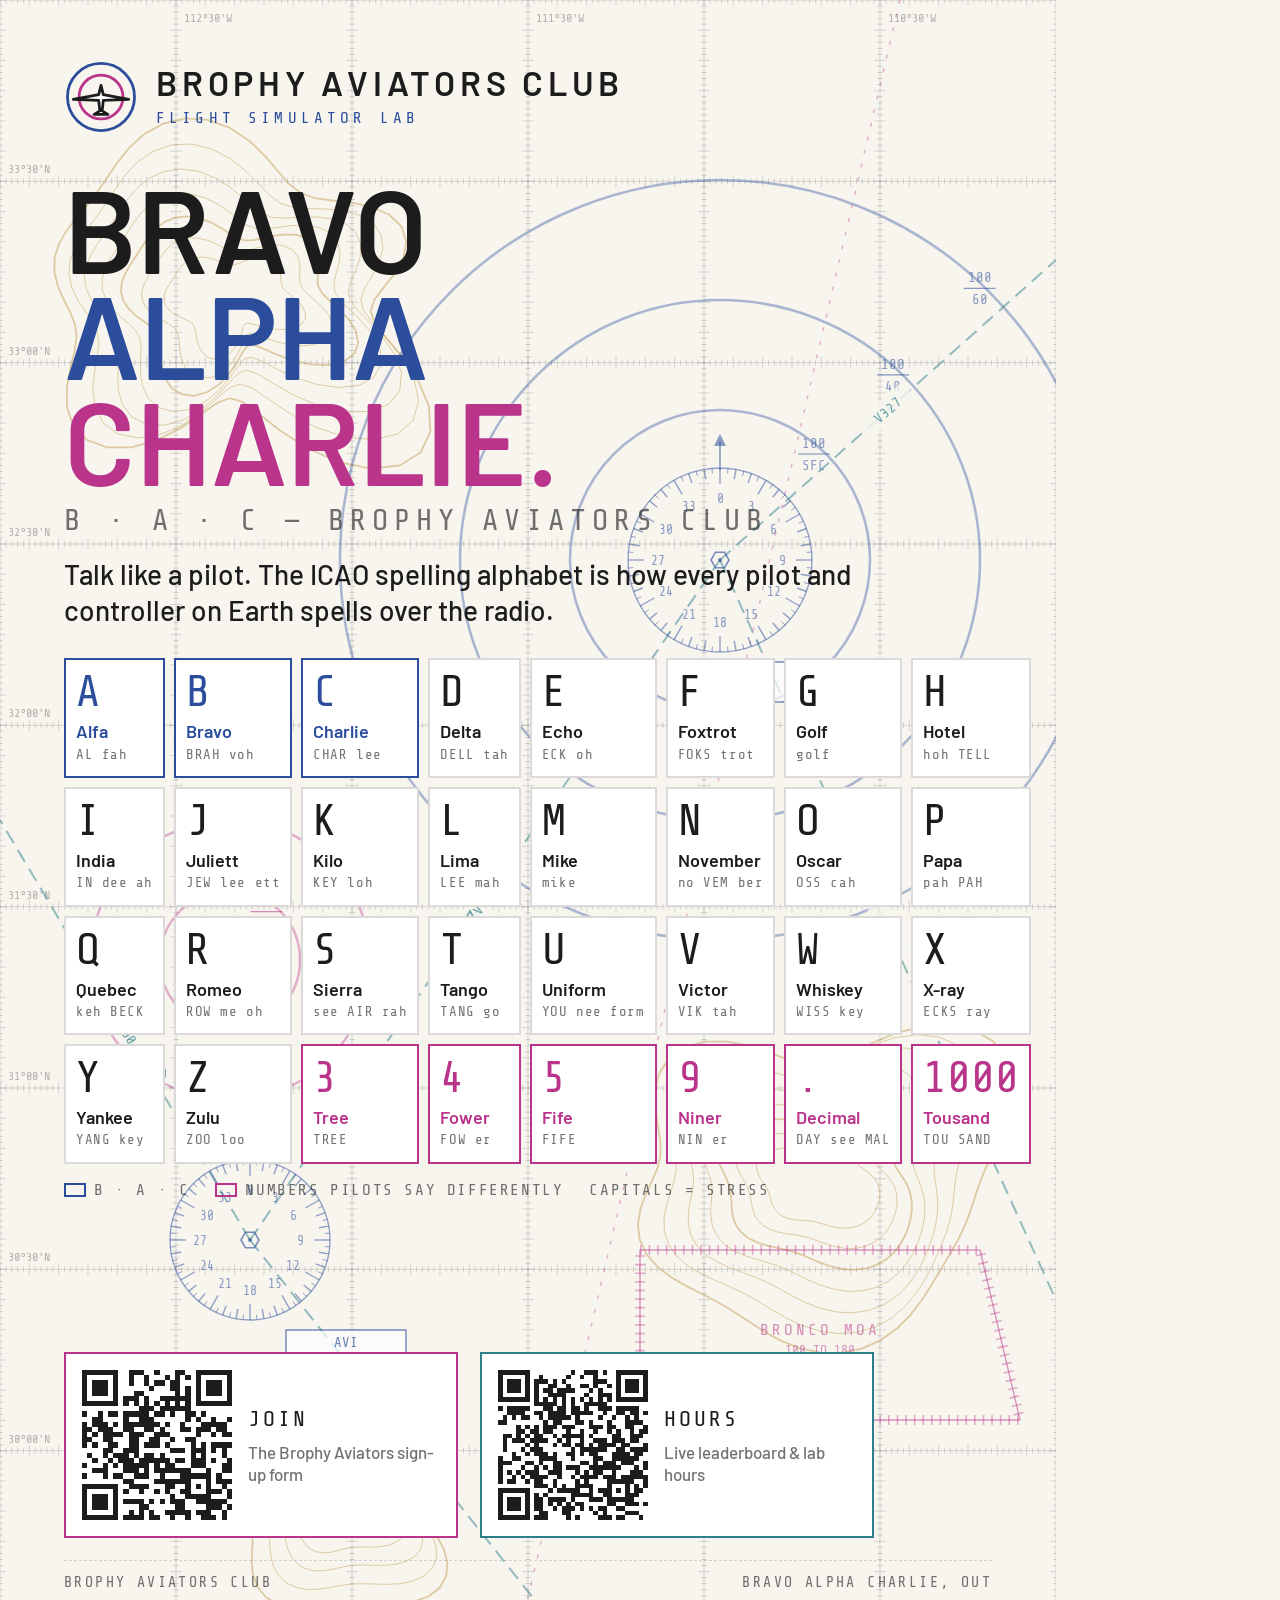
<file: posters/src/06-bravo-alpha-charlie.html>
<!doctype html>
<html lang="en"><head><meta charset="utf-8">
<title>Bravo Alpha Charlie - Brophy Aviators</title>
<link rel="stylesheet" href="poster.css">
<style>
  .sheet{display:flex;flex-direction:column}
  h1{font-size:118px;font-weight:600;line-height:.9;margin-top:40px;text-transform:uppercase}
  h1 span{display:block}
  h1 .x{font-family:var(--mono);font-weight:400;font-size:30px;letter-spacing:.2em;color:var(--muted);margin-top:14px}
  .lede{font-size:28px;line-height:1.3;margin-top:22px;max-width:860px}
  .abc{display:grid;grid-template-columns:repeat(8,1fr);gap:9px;margin-top:30px}
  .l{background:#fff;border:2px solid var(--hair);padding:10px 10px 12px}
  .l .c{font-family:var(--mono);font-size:44px;line-height:1}
  .l .w{font-size:18px;font-weight:600;margin-top:6px}
  .l .p{font-family:var(--mono);font-size:14px;white-space:nowrap;color:var(--muted);margin-top:2px;letter-spacing:.04em}
  .l.on{border-color:var(--blue)}.l.on .c,.l.on .w{color:var(--blue)}
  .l.say{border-color:var(--magenta)}.l.say .c,.l.say .w{color:var(--magenta)}
  .key{display:flex;gap:26px;margin-top:16px;font-family:var(--mono);font-size:16px;letter-spacing:.1em;text-transform:uppercase;color:var(--muted)}
  .key i{display:inline-block;width:22px;height:14px;border:2px solid;vertical-align:-2px;margin-right:8px}
  .bottom{margin-top:auto;margin-bottom:46px;padding-top:18px}
  .qr img{width:150px;height:150px}
</style></head>
<body>
<div class="chartbg" id="chart"></div>
<div class="sheet">
  <div class="mast"><svg viewBox="0 0 64 64" fill="none" stroke-width="2.4" aria-hidden="true"><circle cx="32" cy="32" r="29" stroke="#2b4d9c"/><circle cx="32" cy="32" r="19" stroke="#b9348a"/><path d="M8 34 L30 30 L32 22 L34 30 L56 34 L34 35 L33 44 L38 47 L26 47 L31 44 L30 35 Z" stroke="#1c1c1c" fill="#ffffff" stroke-linejoin="round"/></svg><div><div class="club">Brophy Aviators Club</div><div class="sub">Flight simulator lab</div></div></div>

  <h1><span>Bravo</span><span style="color:var(--blue)">Alpha</span><span style="color:var(--magenta)">Charlie.</span><span class="x">B &middot; A &middot; C &mdash; Brophy Aviators Club</span></h1>
  <div class="lede">Talk like a pilot. The ICAO spelling alphabet is how every pilot and controller on Earth spells over the radio.</div>

  <div class="abc" id="abc"></div>
  <div class="key"><span><i style="color:var(--blue)"></i>B &middot; A &middot; C</span><span><i style="color:var(--magenta)"></i>Numbers pilots say differently</span><span>Capitals = stress</span></div>

  <div class="bottom qrs">
    <div class="card magenta qr"><img src="qr-join.svg" alt=""><div class="say"><b>Join</b>The Brophy Aviators sign-up form</div></div>
    <div class="card teal qr"><img src="qr-site.svg" alt=""><div class="say"><b>Hours</b>Live leaderboard &amp; lab hours</div></div>
  </div>
  <div class="foot"><span>Brophy Aviators Club</span><span>Bravo Alpha Charlie, out</span></div>
</div>
<script src="chart.js"></script>
<script>
drawChart(document.getElementById('chart'), { tall: true, alpha: .9 });
(function(){
  /* ICAO radiotelephony spelling alphabet, with the ICAO pronunciation guide
     (stressed syllable in capitals). Brophy Aviators Club = B, A, C. */
  var A = [['A','Alfa','AL fah'],['B','Bravo','BRAH voh'],['C','Charlie','CHAR lee'],['D','Delta','DELL tah'],['E','Echo','ECK oh'],['F','Foxtrot','FOKS trot'],
    ['G','Golf','golf'],['H','Hotel','hoh TELL'],['I','India','IN dee ah'],['J','Juliett','JEW lee ett'],['K','Kilo','KEY loh'],['L','Lima','LEE mah'],
    ['M','Mike','mike'],['N','November','no VEM ber'],['O','Oscar','OSS cah'],['P','Papa','pah PAH'],['Q','Quebec','keh BECK'],['R','Romeo','ROW me oh'],
    ['S','Sierra','see AIR rah'],['T','Tango','TANG go'],['U','Uniform','YOU nee form'],['V','Victor','VIK tah'],['W','Whiskey','WISS key'],['X','X-ray','ECKS ray'],
    ['Y','Yankee','YANG key'],['Z','Zulu','ZOO loo']];
  var N = [['3','Tree','TREE'],['4','Fower','FOW er'],['5','Fife','FIFE'],['9','Niner','NIN er'],['.','Decimal','DAY see MAL'],['1000','Tousand','TOU SAND']];
  function cells(list, on){
    var h = '';
    for(var i = 0; i < list.length; i++){
      var c = on(list[i]) ? ' on' : '';
      h += '<div class="l' + c + '"><div class="c">' + list[i][0] + '</div><div class="w">' + list[i][1] + '</div><div class="p">' + list[i][2] + '</div></div>';
    }
    return h;
  }
  document.getElementById('abc').innerHTML = cells(A, function(r){ return 'BAC'.indexOf(r[0]) >= 0; }) +
    cells(N, function(){ return false; }).replace(/class="l"/g, 'class="l say"');
})();
</script>
</body></html>
</file>
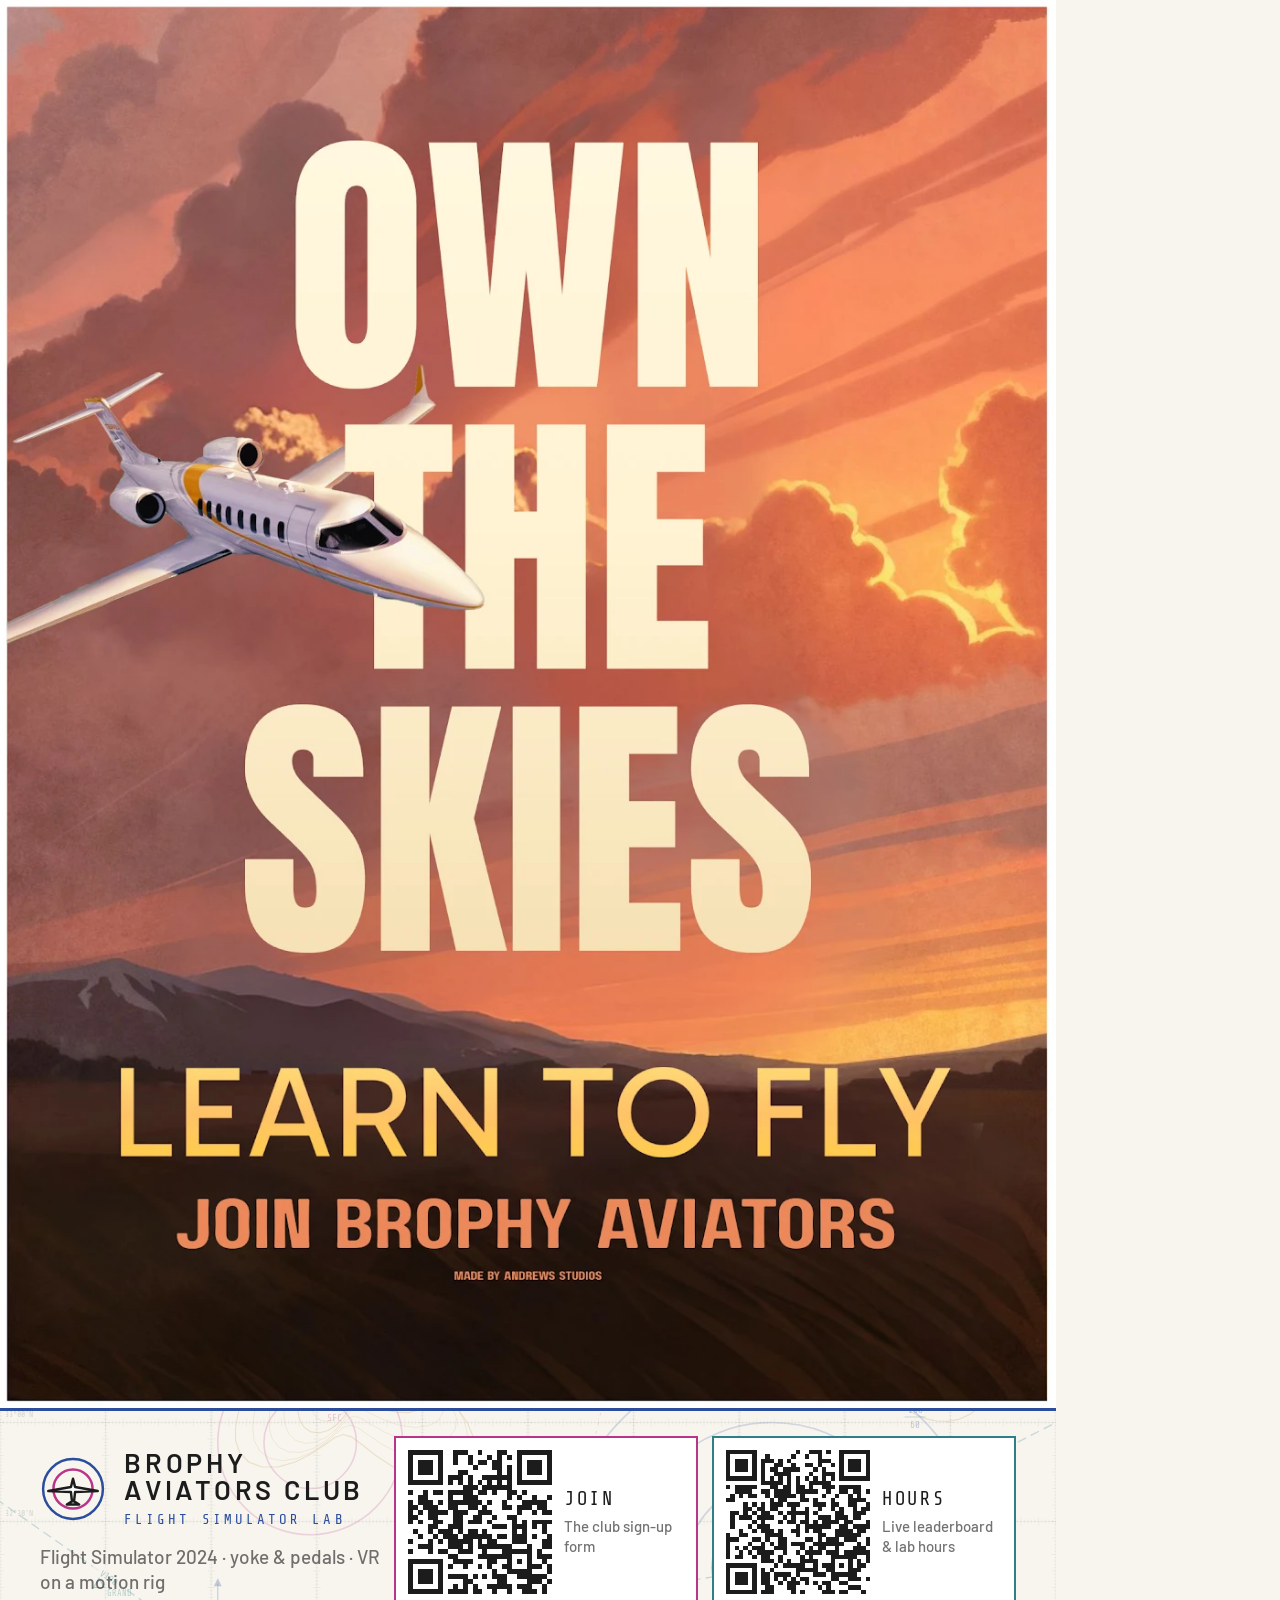
<file: posters/src/20-club-own-the-skies.html>
<!doctype html>
<html lang="en"><head><meta charset="utf-8">
<title>Own the Skies - Brophy Aviators</title>
<link rel="stylesheet" href="poster.css">
<!-- GENERATED by gen_club.py - edit that, not this. -->
<style>
  .art{position:absolute;left:0;top:0;width:1056px;height:1408px;overflow:hidden;background:#0c0d10}
  .art img{position:absolute;inset:0;width:100%;height:100%;object-fit:contain;display:block}
  .art img.fill{object-fit:cover;filter:blur(28px) brightness(.8);transform:scale(1.15)}
  .strip{position:absolute;left:0;right:0;bottom:0;height:224px;border-top:3px solid var(--blue);
    display:flex;align-items:center;justify-content:space-between;padding:0 40px;overflow:hidden;background-color:var(--paper)}
  .strip .chartbg{opacity:.55}
  .strip > :not(.chartbg){position:relative;z-index:1}
  .strip > div:nth-child(2){flex:1;min-width:0}
  .mast svg{width:66px;height:66px}
  .mast .club{font-size:27px}
  .mast .sub{font-size:14px;letter-spacing:.22em}
  .tag{font-size:19px;color:var(--muted);margin-top:16px;max-width:400px;line-height:1.3}
  .qrs{gap:14px}
  .qr{padding:12px 14px 12px 12px;gap:12px}
  .qr img{width:144px;height:144px}
  .qr .say{font-size:15px;max-width:118px}
  .qr .say b{font-size:19px;margin-bottom:6px}
</style></head>
<body>
<div class="art"><img class="fill" src="club/01-own-the-skies.webp" alt=""><img src="club/01-own-the-skies.webp" alt=""></div>
<div class="strip">
  <div class="chartbg" id="chart"></div>
  <div>
    <div class="mast"><svg viewBox="0 0 64 64" fill="none" stroke-width="2.4" aria-hidden="true"><circle cx="32" cy="32" r="29" stroke="#2b4d9c"/><circle cx="32" cy="32" r="19" stroke="#b9348a"/><path d="M8 34 L30 30 L32 22 L34 30 L56 34 L34 35 L33 44 L38 47 L26 47 L31 44 L30 35 Z" stroke="#1c1c1c" fill="#ffffff" stroke-linejoin="round"/></svg><div><div class="club">Brophy Aviators Club</div><div class="sub">Flight simulator lab</div></div></div>
    <div class="tag">Flight Simulator 2024 &middot; yoke &amp; pedals &middot; VR on a motion rig</div>
  </div>
  <div class="qrs">
    <div class="card magenta qr"><img src="qr-join.svg" alt=""><div class="say"><b>Join</b>The club sign-up form</div></div>
    <div class="card teal qr"><img src="qr-site.svg" alt=""><div class="say"><b>Hours</b>Live leaderboard &amp; lab hours</div></div>
  </div>
</div>
<script src="chart.js"></script>
<script>drawChart(document.getElementById('chart'), { alpha: .8 });</script>
</body></html>
</file>
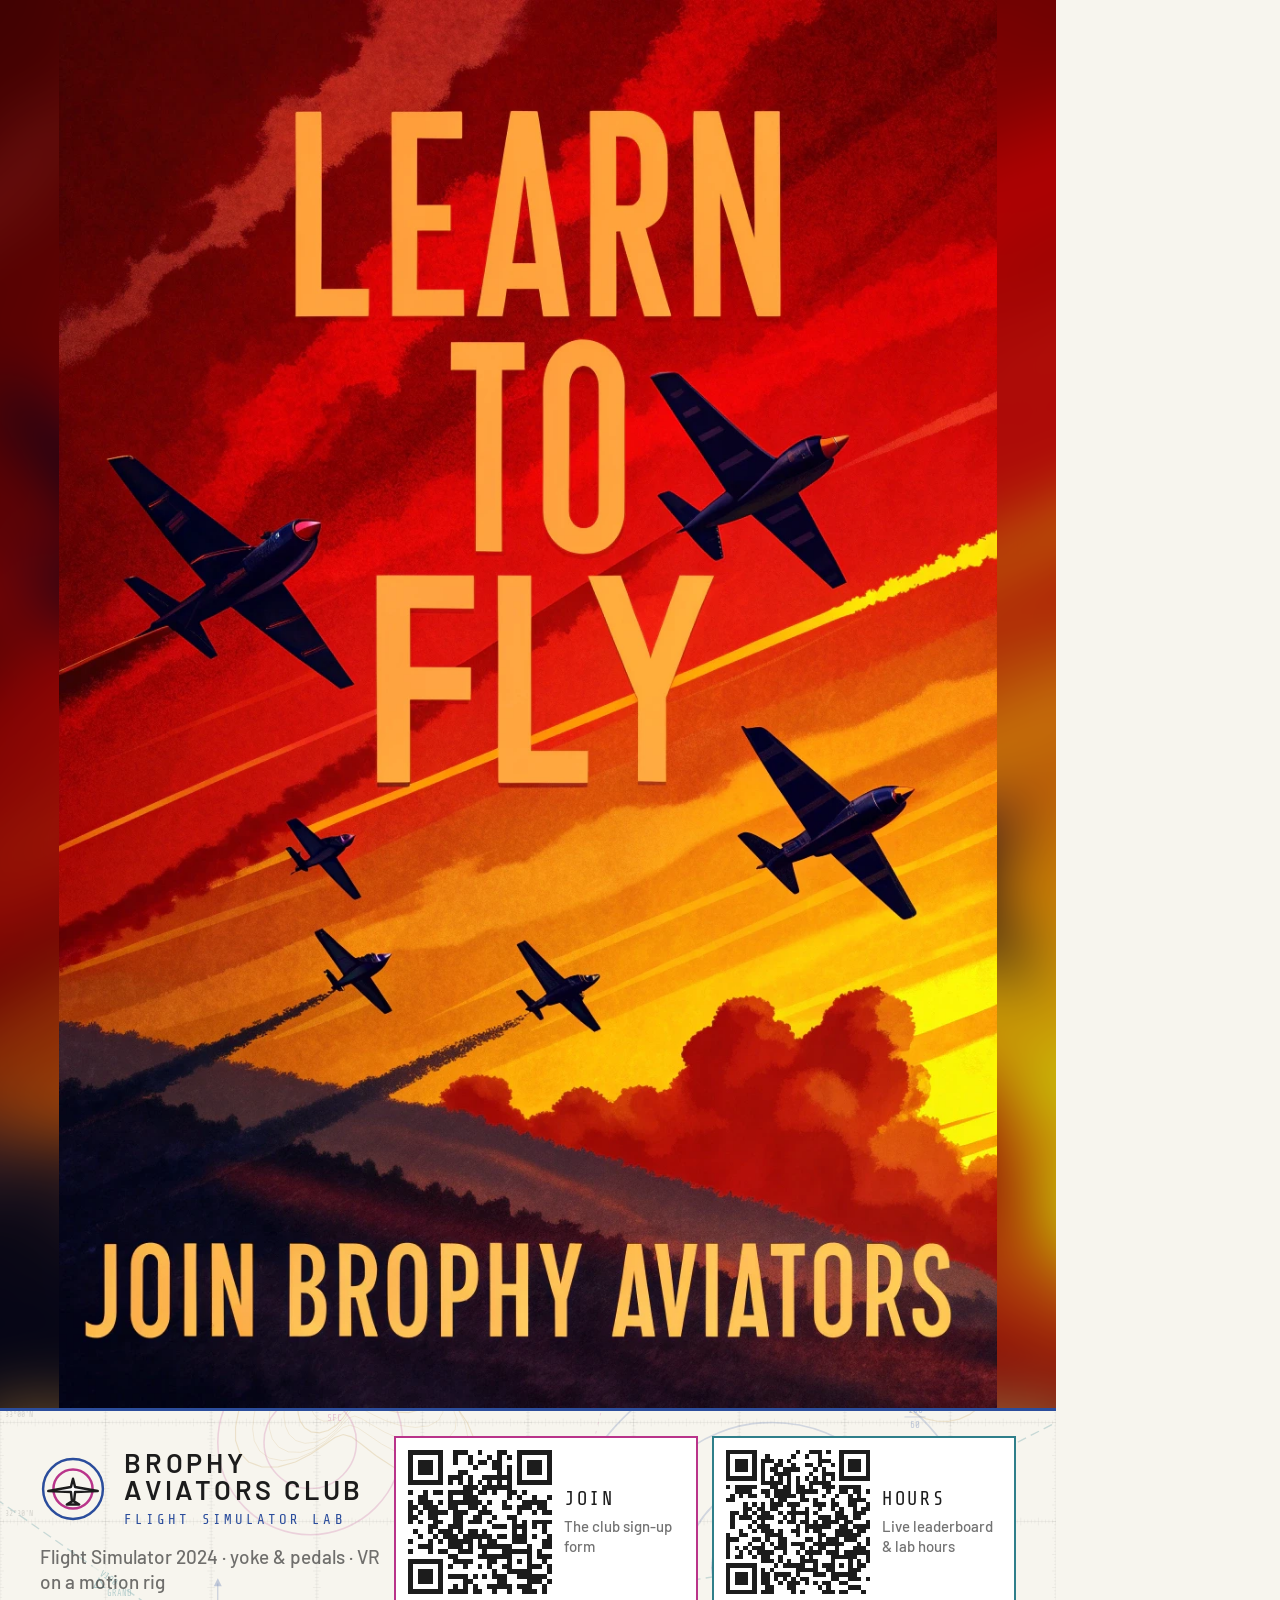
<file: posters/src/21-club-learn-to-fly.html>
<!doctype html>
<html lang="en"><head><meta charset="utf-8">
<title>Learn to Fly (formation) - Brophy Aviators</title>
<link rel="stylesheet" href="poster.css">
<!-- GENERATED by gen_club.py - edit that, not this. -->
<style>
  .art{position:absolute;left:0;top:0;width:1056px;height:1408px;overflow:hidden;background:#0c0d10}
  .art img{position:absolute;inset:0;width:100%;height:100%;object-fit:contain;display:block}
  .art img.fill{object-fit:cover;filter:blur(28px) brightness(.8);transform:scale(1.15)}
  .strip{position:absolute;left:0;right:0;bottom:0;height:224px;border-top:3px solid var(--blue);
    display:flex;align-items:center;justify-content:space-between;padding:0 40px;overflow:hidden;background-color:var(--paper)}
  .strip .chartbg{opacity:.55}
  .strip > :not(.chartbg){position:relative;z-index:1}
  .strip > div:nth-child(2){flex:1;min-width:0}
  .mast svg{width:66px;height:66px}
  .mast .club{font-size:27px}
  .mast .sub{font-size:14px;letter-spacing:.22em}
  .tag{font-size:19px;color:var(--muted);margin-top:16px;max-width:400px;line-height:1.3}
  .qrs{gap:14px}
  .qr{padding:12px 14px 12px 12px;gap:12px}
  .qr img{width:144px;height:144px}
  .qr .say{font-size:15px;max-width:118px}
  .qr .say b{font-size:19px;margin-bottom:6px}
</style></head>
<body>
<div class="art"><img class="fill" src="club/02-learn-to-fly-formation.webp" alt=""><img src="club/02-learn-to-fly-formation.webp" alt=""></div>
<div class="strip">
  <div class="chartbg" id="chart"></div>
  <div>
    <div class="mast"><svg viewBox="0 0 64 64" fill="none" stroke-width="2.4" aria-hidden="true"><circle cx="32" cy="32" r="29" stroke="#2b4d9c"/><circle cx="32" cy="32" r="19" stroke="#b9348a"/><path d="M8 34 L30 30 L32 22 L34 30 L56 34 L34 35 L33 44 L38 47 L26 47 L31 44 L30 35 Z" stroke="#1c1c1c" fill="#ffffff" stroke-linejoin="round"/></svg><div><div class="club">Brophy Aviators Club</div><div class="sub">Flight simulator lab</div></div></div>
    <div class="tag">Flight Simulator 2024 &middot; yoke &amp; pedals &middot; VR on a motion rig</div>
  </div>
  <div class="qrs">
    <div class="card magenta qr"><img src="qr-join.svg" alt=""><div class="say"><b>Join</b>The club sign-up form</div></div>
    <div class="card teal qr"><img src="qr-site.svg" alt=""><div class="say"><b>Hours</b>Live leaderboard &amp; lab hours</div></div>
  </div>
</div>
<script src="chart.js"></script>
<script>drawChart(document.getElementById('chart'), { alpha: .8 });</script>
</body></html>
</file>
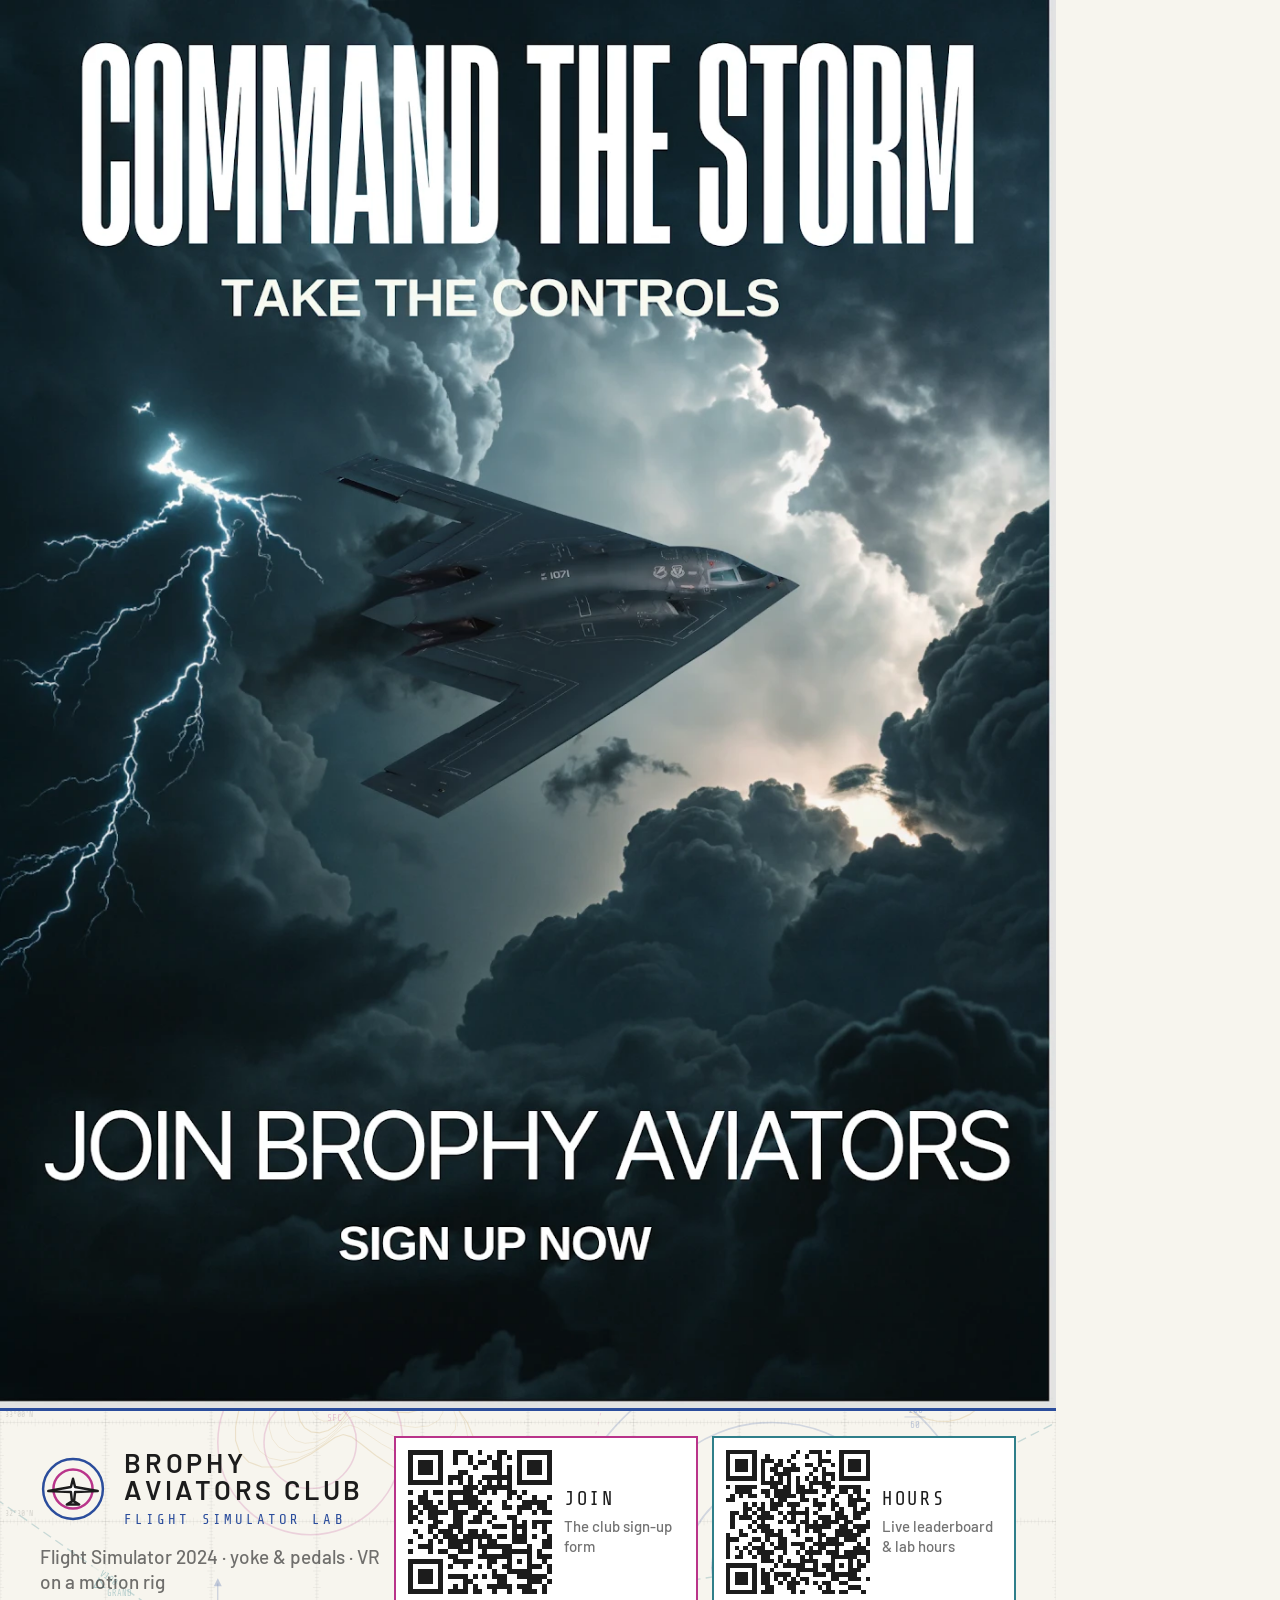
<file: posters/src/22-club-command-storm.html>
<!doctype html>
<html lang="en"><head><meta charset="utf-8">
<title>Command the Storm - Brophy Aviators</title>
<link rel="stylesheet" href="poster.css">
<!-- GENERATED by gen_club.py - edit that, not this. -->
<style>
  .art{position:absolute;left:0;top:0;width:1056px;height:1408px;overflow:hidden;background:#0c0d10}
  .art img{position:absolute;inset:0;width:100%;height:100%;object-fit:contain;display:block}
  .art img.fill{object-fit:cover;filter:blur(28px) brightness(.8);transform:scale(1.15)}
  .strip{position:absolute;left:0;right:0;bottom:0;height:224px;border-top:3px solid var(--blue);
    display:flex;align-items:center;justify-content:space-between;padding:0 40px;overflow:hidden;background-color:var(--paper)}
  .strip .chartbg{opacity:.55}
  .strip > :not(.chartbg){position:relative;z-index:1}
  .strip > div:nth-child(2){flex:1;min-width:0}
  .mast svg{width:66px;height:66px}
  .mast .club{font-size:27px}
  .mast .sub{font-size:14px;letter-spacing:.22em}
  .tag{font-size:19px;color:var(--muted);margin-top:16px;max-width:400px;line-height:1.3}
  .qrs{gap:14px}
  .qr{padding:12px 14px 12px 12px;gap:12px}
  .qr img{width:144px;height:144px}
  .qr .say{font-size:15px;max-width:118px}
  .qr .say b{font-size:19px;margin-bottom:6px}
</style></head>
<body>
<div class="art"><img class="fill" src="club/03-command-the-storm.webp" alt=""><img src="club/03-command-the-storm.webp" alt=""></div>
<div class="strip">
  <div class="chartbg" id="chart"></div>
  <div>
    <div class="mast"><svg viewBox="0 0 64 64" fill="none" stroke-width="2.4" aria-hidden="true"><circle cx="32" cy="32" r="29" stroke="#2b4d9c"/><circle cx="32" cy="32" r="19" stroke="#b9348a"/><path d="M8 34 L30 30 L32 22 L34 30 L56 34 L34 35 L33 44 L38 47 L26 47 L31 44 L30 35 Z" stroke="#1c1c1c" fill="#ffffff" stroke-linejoin="round"/></svg><div><div class="club">Brophy Aviators Club</div><div class="sub">Flight simulator lab</div></div></div>
    <div class="tag">Flight Simulator 2024 &middot; yoke &amp; pedals &middot; VR on a motion rig</div>
  </div>
  <div class="qrs">
    <div class="card magenta qr"><img src="qr-join.svg" alt=""><div class="say"><b>Join</b>The club sign-up form</div></div>
    <div class="card teal qr"><img src="qr-site.svg" alt=""><div class="say"><b>Hours</b>Live leaderboard &amp; lab hours</div></div>
  </div>
</div>
<script src="chart.js"></script>
<script>drawChart(document.getElementById('chart'), { alpha: .8 });</script>
</body></html>
</file>
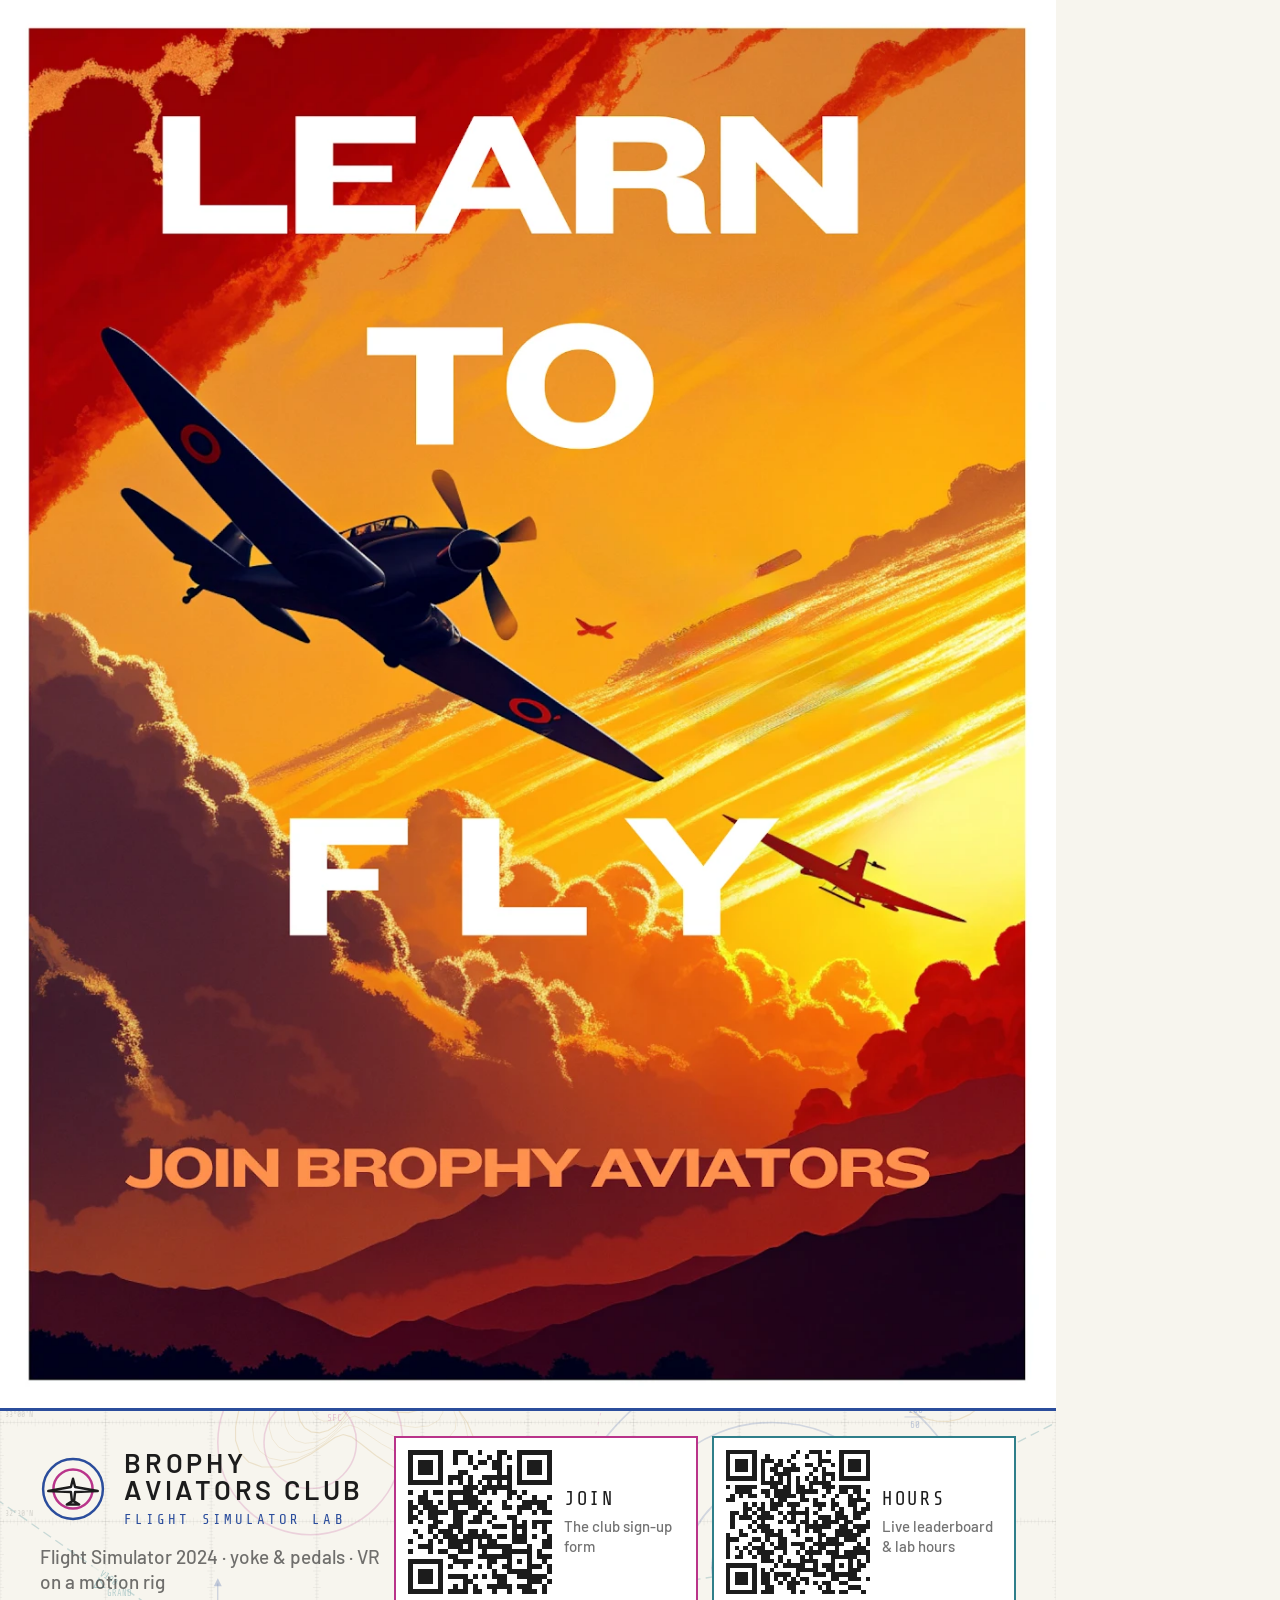
<file: posters/src/23-club-learn-to-fly-2.html>
<!doctype html>
<html lang="en"><head><meta charset="utf-8">
<title>Learn to Fly (sunset) - Brophy Aviators</title>
<link rel="stylesheet" href="poster.css">
<!-- GENERATED by gen_club.py - edit that, not this. -->
<style>
  .art{position:absolute;left:0;top:0;width:1056px;height:1408px;overflow:hidden;background:#0c0d10}
  .art img{position:absolute;inset:0;width:100%;height:100%;object-fit:contain;display:block}
  .art img.fill{object-fit:cover;filter:blur(28px) brightness(.8);transform:scale(1.15)}
  .strip{position:absolute;left:0;right:0;bottom:0;height:224px;border-top:3px solid var(--blue);
    display:flex;align-items:center;justify-content:space-between;padding:0 40px;overflow:hidden;background-color:var(--paper)}
  .strip .chartbg{opacity:.55}
  .strip > :not(.chartbg){position:relative;z-index:1}
  .strip > div:nth-child(2){flex:1;min-width:0}
  .mast svg{width:66px;height:66px}
  .mast .club{font-size:27px}
  .mast .sub{font-size:14px;letter-spacing:.22em}
  .tag{font-size:19px;color:var(--muted);margin-top:16px;max-width:400px;line-height:1.3}
  .qrs{gap:14px}
  .qr{padding:12px 14px 12px 12px;gap:12px}
  .qr img{width:144px;height:144px}
  .qr .say{font-size:15px;max-width:118px}
  .qr .say b{font-size:19px;margin-bottom:6px}
</style></head>
<body>
<div class="art"><img class="fill" src="club/04-learn-to-fly-sunset.webp" alt=""><img src="club/04-learn-to-fly-sunset.webp" alt=""></div>
<div class="strip">
  <div class="chartbg" id="chart"></div>
  <div>
    <div class="mast"><svg viewBox="0 0 64 64" fill="none" stroke-width="2.4" aria-hidden="true"><circle cx="32" cy="32" r="29" stroke="#2b4d9c"/><circle cx="32" cy="32" r="19" stroke="#b9348a"/><path d="M8 34 L30 30 L32 22 L34 30 L56 34 L34 35 L33 44 L38 47 L26 47 L31 44 L30 35 Z" stroke="#1c1c1c" fill="#ffffff" stroke-linejoin="round"/></svg><div><div class="club">Brophy Aviators Club</div><div class="sub">Flight simulator lab</div></div></div>
    <div class="tag">Flight Simulator 2024 &middot; yoke &amp; pedals &middot; VR on a motion rig</div>
  </div>
  <div class="qrs">
    <div class="card magenta qr"><img src="qr-join.svg" alt=""><div class="say"><b>Join</b>The club sign-up form</div></div>
    <div class="card teal qr"><img src="qr-site.svg" alt=""><div class="say"><b>Hours</b>Live leaderboard &amp; lab hours</div></div>
  </div>
</div>
<script src="chart.js"></script>
<script>drawChart(document.getElementById('chart'), { alpha: .8 });</script>
</body></html>
</file>
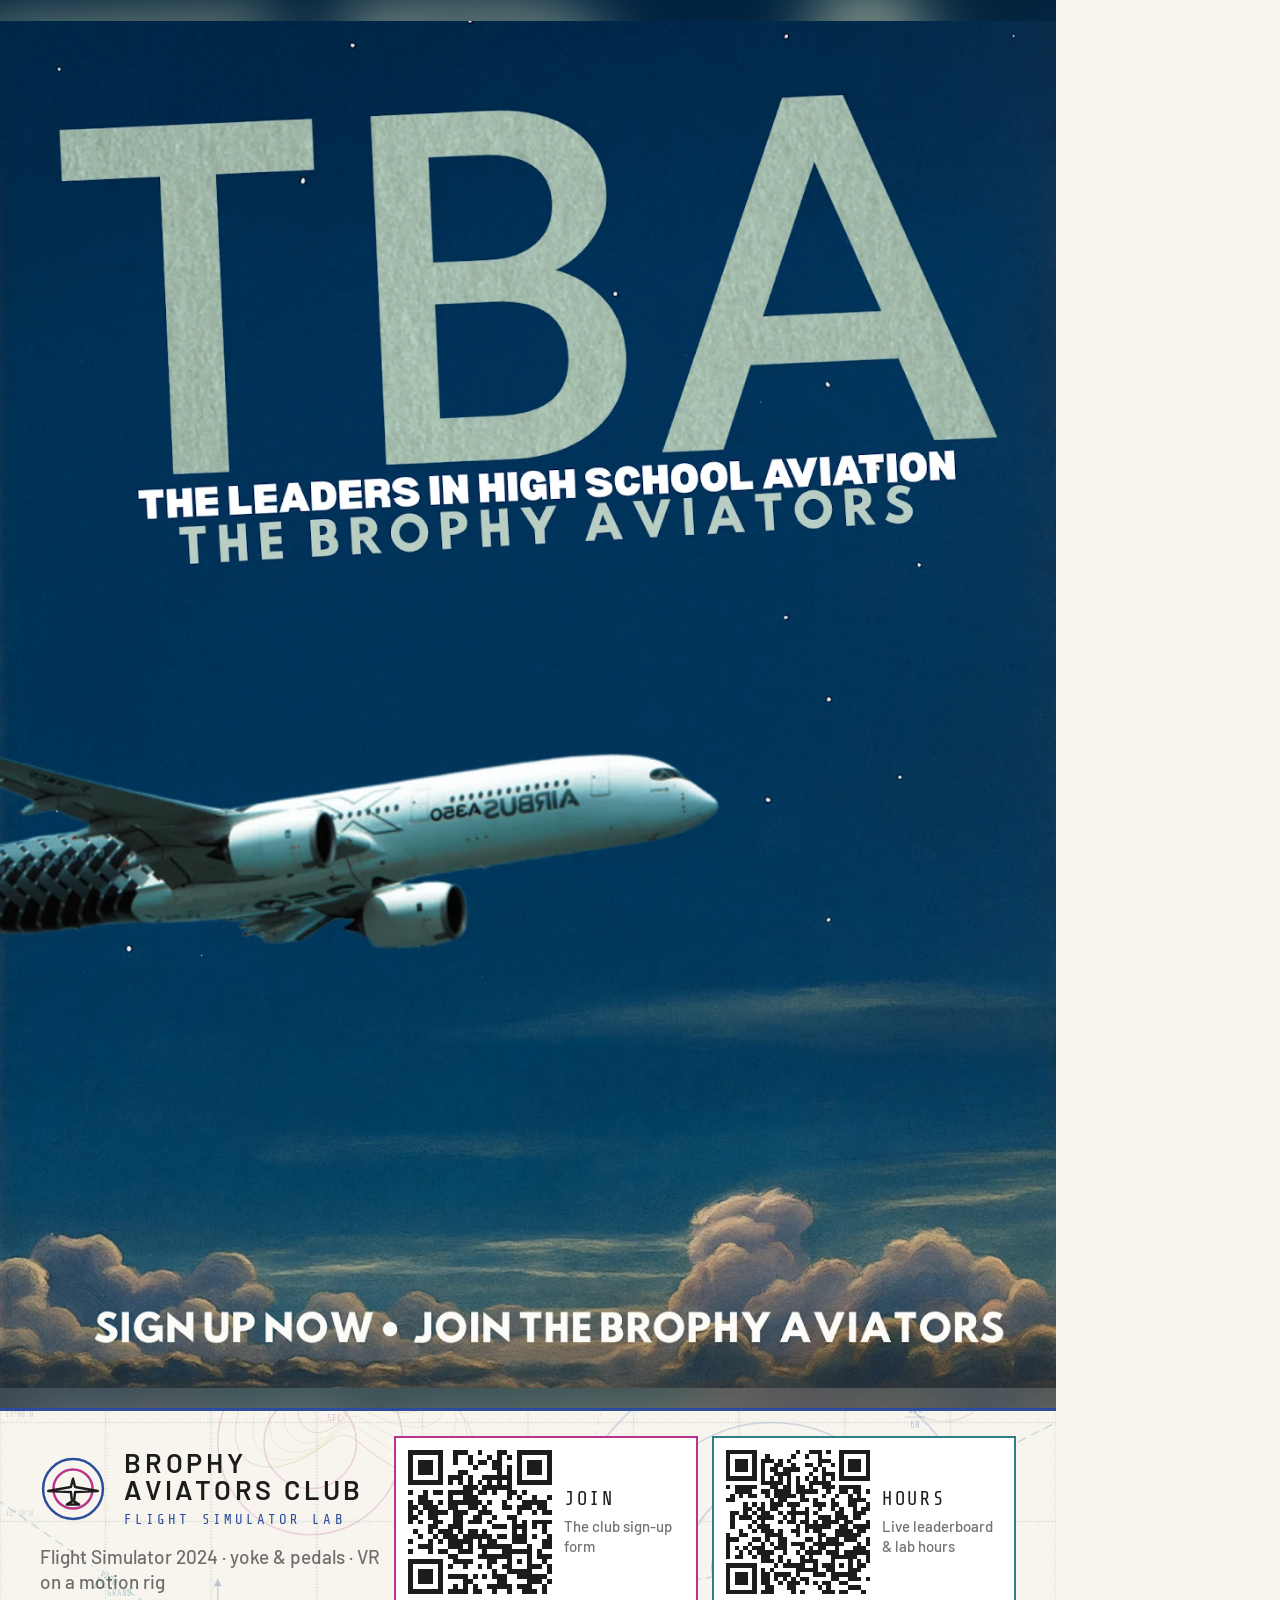
<file: posters/src/24-club-tba.html>
<!doctype html>
<html lang="en"><head><meta charset="utf-8">
<title>TBA - Brophy Aviators</title>
<link rel="stylesheet" href="poster.css">
<!-- GENERATED by gen_club.py - edit that, not this. -->
<style>
  .art{position:absolute;left:0;top:0;width:1056px;height:1408px;overflow:hidden;background:#0c0d10}
  .art img{position:absolute;inset:0;width:100%;height:100%;object-fit:contain;display:block}
  .art img.fill{object-fit:cover;filter:blur(28px) brightness(.8);transform:scale(1.15)}
  .strip{position:absolute;left:0;right:0;bottom:0;height:224px;border-top:3px solid var(--blue);
    display:flex;align-items:center;justify-content:space-between;padding:0 40px;overflow:hidden;background-color:var(--paper)}
  .strip .chartbg{opacity:.55}
  .strip > :not(.chartbg){position:relative;z-index:1}
  .strip > div:nth-child(2){flex:1;min-width:0}
  .mast svg{width:66px;height:66px}
  .mast .club{font-size:27px}
  .mast .sub{font-size:14px;letter-spacing:.22em}
  .tag{font-size:19px;color:var(--muted);margin-top:16px;max-width:400px;line-height:1.3}
  .qrs{gap:14px}
  .qr{padding:12px 14px 12px 12px;gap:12px}
  .qr img{width:144px;height:144px}
  .qr .say{font-size:15px;max-width:118px}
  .qr .say b{font-size:19px;margin-bottom:6px}
</style></head>
<body>
<div class="art"><img class="fill" src="club/05-tba.webp" alt=""><img src="club/05-tba.webp" alt=""></div>
<div class="strip">
  <div class="chartbg" id="chart"></div>
  <div>
    <div class="mast"><svg viewBox="0 0 64 64" fill="none" stroke-width="2.4" aria-hidden="true"><circle cx="32" cy="32" r="29" stroke="#2b4d9c"/><circle cx="32" cy="32" r="19" stroke="#b9348a"/><path d="M8 34 L30 30 L32 22 L34 30 L56 34 L34 35 L33 44 L38 47 L26 47 L31 44 L30 35 Z" stroke="#1c1c1c" fill="#ffffff" stroke-linejoin="round"/></svg><div><div class="club">Brophy Aviators Club</div><div class="sub">Flight simulator lab</div></div></div>
    <div class="tag">Flight Simulator 2024 &middot; yoke &amp; pedals &middot; VR on a motion rig</div>
  </div>
  <div class="qrs">
    <div class="card magenta qr"><img src="qr-join.svg" alt=""><div class="say"><b>Join</b>The club sign-up form</div></div>
    <div class="card teal qr"><img src="qr-site.svg" alt=""><div class="say"><b>Hours</b>Live leaderboard &amp; lab hours</div></div>
  </div>
</div>
<script src="chart.js"></script>
<script>drawChart(document.getElementById('chart'), { alpha: .8 });</script>
</body></html>
</file>
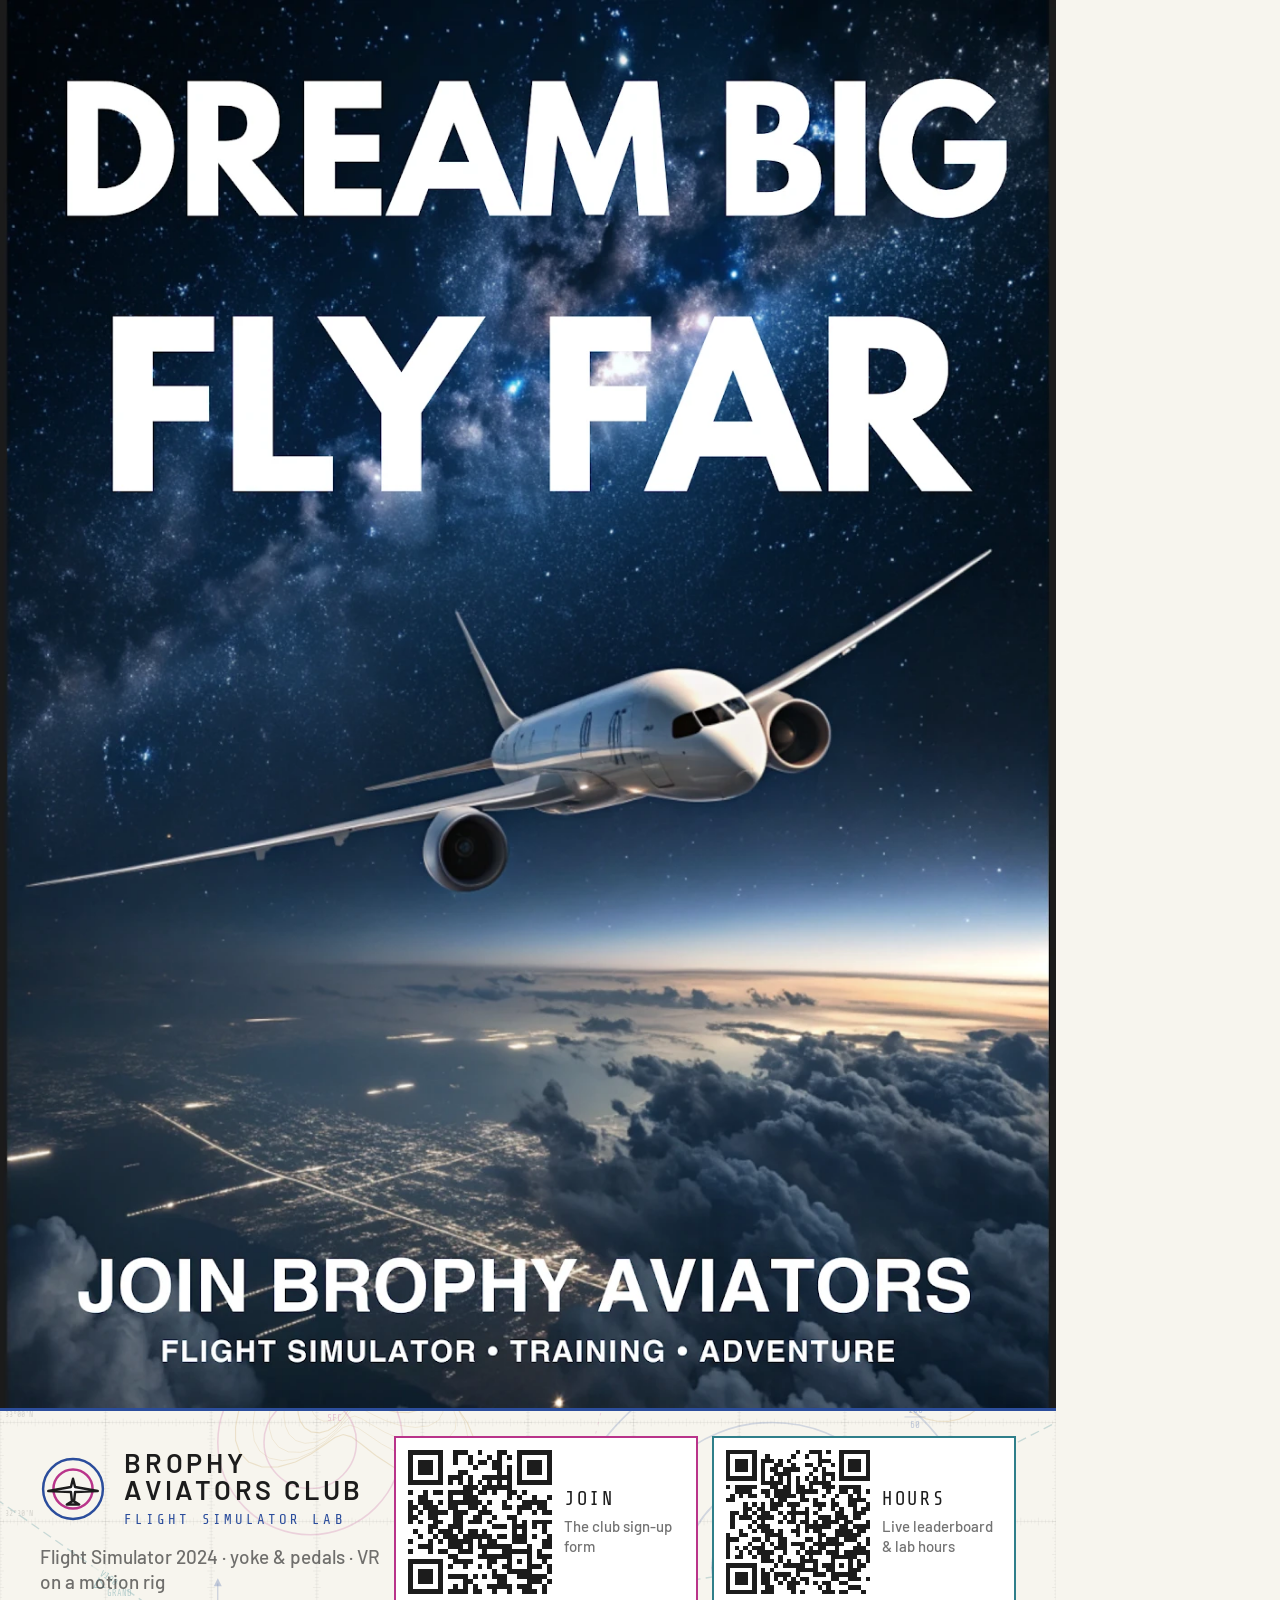
<file: posters/src/25-club-dream-big.html>
<!doctype html>
<html lang="en"><head><meta charset="utf-8">
<title>Dream Big, Fly Far - Brophy Aviators</title>
<link rel="stylesheet" href="poster.css">
<!-- GENERATED by gen_club.py - edit that, not this. -->
<style>
  .art{position:absolute;left:0;top:0;width:1056px;height:1408px;overflow:hidden;background:#0c0d10}
  .art img{position:absolute;inset:0;width:100%;height:100%;object-fit:contain;display:block}
  .art img.fill{object-fit:cover;filter:blur(28px) brightness(.8);transform:scale(1.15)}
  .strip{position:absolute;left:0;right:0;bottom:0;height:224px;border-top:3px solid var(--blue);
    display:flex;align-items:center;justify-content:space-between;padding:0 40px;overflow:hidden;background-color:var(--paper)}
  .strip .chartbg{opacity:.55}
  .strip > :not(.chartbg){position:relative;z-index:1}
  .strip > div:nth-child(2){flex:1;min-width:0}
  .mast svg{width:66px;height:66px}
  .mast .club{font-size:27px}
  .mast .sub{font-size:14px;letter-spacing:.22em}
  .tag{font-size:19px;color:var(--muted);margin-top:16px;max-width:400px;line-height:1.3}
  .qrs{gap:14px}
  .qr{padding:12px 14px 12px 12px;gap:12px}
  .qr img{width:144px;height:144px}
  .qr .say{font-size:15px;max-width:118px}
  .qr .say b{font-size:19px;margin-bottom:6px}
</style></head>
<body>
<div class="art"><img class="fill" src="club/06-dream-big.webp" alt=""><img src="club/06-dream-big.webp" alt=""></div>
<div class="strip">
  <div class="chartbg" id="chart"></div>
  <div>
    <div class="mast"><svg viewBox="0 0 64 64" fill="none" stroke-width="2.4" aria-hidden="true"><circle cx="32" cy="32" r="29" stroke="#2b4d9c"/><circle cx="32" cy="32" r="19" stroke="#b9348a"/><path d="M8 34 L30 30 L32 22 L34 30 L56 34 L34 35 L33 44 L38 47 L26 47 L31 44 L30 35 Z" stroke="#1c1c1c" fill="#ffffff" stroke-linejoin="round"/></svg><div><div class="club">Brophy Aviators Club</div><div class="sub">Flight simulator lab</div></div></div>
    <div class="tag">Flight Simulator 2024 &middot; yoke &amp; pedals &middot; VR on a motion rig</div>
  </div>
  <div class="qrs">
    <div class="card magenta qr"><img src="qr-join.svg" alt=""><div class="say"><b>Join</b>The club sign-up form</div></div>
    <div class="card teal qr"><img src="qr-site.svg" alt=""><div class="say"><b>Hours</b>Live leaderboard &amp; lab hours</div></div>
  </div>
</div>
<script src="chart.js"></script>
<script>drawChart(document.getElementById('chart'), { alpha: .8 });</script>
</body></html>
</file>
<file: assets/site.css>
/* Brophy Aviators - the website. Same sectional-chart look as the kiosk
   (brophy-aviators-kiosk/chart.css): cream paper, one ink, colour from LINES -
   Class B blue = pilots, Class C magenta = the sim / joining, airway teal =
   the leaderboard. White cards with a 2px outline and a mono legend label.
   Two fonts only: Barlow and Share Tech Mono, self-hosted. Light only. */
@font-face{font-family:'Barlow';font-weight:400;font-display:swap;src:url(fonts/barlow-400.woff2) format('woff2')}
@font-face{font-family:'Barlow';font-weight:500;font-display:swap;src:url(fonts/barlow-500.woff2) format('woff2')}
@font-face{font-family:'Barlow';font-weight:600;font-display:swap;src:url(fonts/barlow-600.woff2) format('woff2')}
@font-face{font-family:'Share Tech Mono';font-weight:400;font-display:swap;src:url(fonts/share-tech-mono-400.woff2) format('woff2')}

:root{
  color-scheme:light;
  --paper:#f7f5ee;--ink:#1c1c1c;--blue:#2b4d9c;--magenta:#b9348a;--teal:#2f7f8a;
  --tan:#c8a765;--red:#c0392b;--white:#ffffff;--tint:#eef1f8;
  --muted:rgba(28,28,28,.64);--hair:rgba(28,28,28,.14);
  --mono:'Share Tech Mono',Consolas,monospace;--sans:'Barlow','Segoe UI',system-ui,sans-serif;
}
*{box-sizing:border-box}
html{-webkit-text-size-adjust:100%}
body{margin:0;background-color:var(--paper);color:var(--ink);font-family:var(--sans);font-weight:500;font-size:17px;line-height:1.45;min-height:100vh}
a{color:var(--blue)}
.chartbg{position:fixed;inset:0;z-index:0;pointer-events:none;opacity:.75}
.chartbg svg{width:100%;height:100%;display:block}
.wrap{position:relative;z-index:1;max-width:1120px;margin:0 auto;padding:22px 16px 56px}

/* masthead */
header.mast{display:flex;flex-wrap:wrap;align-items:center;justify-content:space-between;gap:16px 24px;padding-bottom:18px;border-bottom:2px solid var(--blue)}
.brand{display:flex;align-items:center;gap:14px;text-decoration:none;color:inherit}
.brand svg{width:54px;height:54px;flex:none}
.brand .club{font-size:clamp(20px,4.4vw,30px);font-weight:600;letter-spacing:.12em;text-transform:uppercase;line-height:1.05}
.brand .sub{font-family:var(--mono);font-size:13px;letter-spacing:.2em;text-transform:uppercase;color:var(--blue);margin-top:5px}
nav.links{display:flex;flex-wrap:wrap;gap:8px 18px;align-items:center;font-family:var(--mono);font-size:14px;letter-spacing:.14em;text-transform:uppercase}
nav.links a{color:var(--ink);text-decoration:none}
nav.links a:hover,nav.links a[aria-current]{color:var(--blue);text-decoration:underline;text-underline-offset:5px}
.btn{display:inline-flex;align-items:center;gap:8px;font-family:var(--mono);font-size:14px;letter-spacing:.14em;text-transform:uppercase;
  text-decoration:none;color:var(--magenta);background:var(--white);border:2px solid var(--magenta);padding:9px 14px;cursor:pointer}
.btn:hover{background:var(--magenta);color:var(--white)}
.btn.solid{background:var(--magenta);color:var(--white)}
.btn.solid:hover{background:#9a2a72;border-color:#9a2a72}

/* cards */
.card{background-color:var(--white);border:2px solid var(--ink);position:relative;padding:18px 20px 20px;min-width:0}
.card.blue{border-color:var(--blue)}.card.magenta{border-color:var(--magenta)}.card.teal{border-color:var(--teal)}.card.red{border-color:var(--red)}
.legend{font-family:var(--mono);font-size:14px;letter-spacing:.16em;text-transform:uppercase;display:flex;align-items:center;gap:10px;flex-wrap:wrap}
.legend::before{content:"";width:22px;height:0;border-top:2px solid currentColor;display:inline-block}
.legend .right{margin-left:auto;color:var(--muted);letter-spacing:.08em}
.card.blue>.legend{color:var(--blue)}.card.magenta>.legend{color:var(--magenta)}.card.teal>.legend{color:var(--teal)}.card.red>.legend{color:var(--red)}
.mono{font-family:var(--mono)}
.muted{color:var(--muted)}

section{margin-top:22px}
.grid{display:grid;gap:18px}
.top{grid-template-columns:minmax(0,1.1fr) minmax(0,2fr)}
.two{grid-template-columns:minmax(0,2fr) minmax(0,1fr)}
@media (max-width:820px){.top,.two{grid-template-columns:minmax(0,1fr)}}

/* status */
.status .big{font-size:clamp(56px,11vw,84px);font-weight:600;line-height:1;letter-spacing:.04em;margin-top:14px}
.status.open .big{color:var(--teal)}
.status.closed .big{color:var(--red)}
.status .until{font-size:24px;margin-top:6px}
.status .note{font-family:var(--mono);font-size:14px;letter-spacing:.06em;color:var(--muted);margin-top:16px}

/* stat tiles */
.stats{display:grid;grid-template-columns:repeat(4,minmax(0,1fr));gap:12px;margin-top:14px}
@media (max-width:560px){.stats{grid-template-columns:repeat(2,minmax(0,1fr))}}
.stat{border-top:1px dashed var(--hair);padding-top:10px}
.stat .n{font-family:var(--mono);font-size:clamp(28px,5vw,40px);line-height:1.05}
.stat .k{font-family:var(--mono);font-size:13px;letter-spacing:.14em;text-transform:uppercase;color:var(--muted);margin-top:6px}
.hero h1{font-size:clamp(34px,6vw,54px);font-weight:600;line-height:1.02;margin:12px 0 0}
.hero h1 span{color:var(--blue)}
.hero p{margin:10px 0 0;max-width:640px;font-size:18px}

/* leaderboard */
.tools{display:flex;flex-wrap:wrap;gap:10px;align-items:center;margin-top:14px}
.seg{display:inline-flex;border:2px solid var(--teal)}
.seg button{font-family:var(--mono);font-size:14px;letter-spacing:.12em;text-transform:uppercase;background:var(--white);color:var(--teal);border:0;padding:8px 12px;cursor:pointer}
.seg button[aria-pressed="true"]{background:var(--teal);color:var(--white)}
input.find{flex:1;min-width:160px;font-family:var(--sans);font-size:17px;border:2px solid var(--hair);padding:8px 12px;background:var(--white);color:var(--ink)}
input.find:focus{outline:none;border-color:var(--blue)}
.tablewrap{overflow-x:auto;margin-top:12px}
table.board{width:100%;border-collapse:collapse}
.board th{font-family:var(--mono);font-weight:400;font-size:13px;letter-spacing:.14em;text-transform:uppercase;color:var(--teal);text-align:left;padding:0 8px 8px;border-bottom:2px solid var(--teal);white-space:nowrap}
.board td{padding:10px 8px;border-bottom:1px dashed var(--hair);font-size:18px}
.board th.r,.board td.r{text-align:right}
.board td.n{font-family:var(--mono);color:var(--teal);width:46px}
.board td.r{font-family:var(--mono);white-space:nowrap}
.board td.r.dim{color:var(--muted)}
.board tr.top3 td.n{color:var(--blue)}
.board tr.hit td{background:var(--tint);color:var(--blue)}
.board .seen{display:block;font-family:var(--mono);font-size:13px;color:var(--muted);letter-spacing:.04em}
.more{margin-top:12px;font-family:var(--mono);font-size:14px;letter-spacing:.06em;color:var(--muted)}
.empty{padding:18px 4px;color:var(--muted)}

/* flights */
ul.flights{list-style:none;margin:12px 0 0;padding:0}
.flights li{display:flex;justify-content:space-between;gap:12px;padding:9px 0;border-bottom:1px dashed var(--hair)}
.flights .who{font-weight:600}
.flights .when{font-family:var(--mono);font-size:14px;color:var(--muted);display:block;font-weight:400}
.flights .len{font-family:var(--mono);white-space:nowrap}

/* hours */
.week{display:grid;grid-template-columns:repeat(7,minmax(0,1fr));gap:10px;margin-top:14px}
@media (max-width:820px){.week{grid-template-columns:repeat(2,minmax(0,1fr))}}
.day{border:2px solid var(--hair);padding:10px 12px;background:var(--white)}
.day.today{border-color:var(--blue)}
.day .d{font-family:var(--mono);font-size:14px;letter-spacing:.12em;text-transform:uppercase}
.day.today .d{color:var(--blue)}
.day .w{font-family:var(--mono);font-size:14px;margin-top:6px;line-height:1.5}
.day.shut .w{color:var(--muted)}

/* join */
.join{display:flex;gap:18px;align-items:center;flex-wrap:wrap;margin-top:12px}
.join img{width:150px;height:150px;flex:none;background:var(--white)}
.join p{margin:0 0 12px}

/* posters strip */
.strip{display:grid;grid-template-columns:repeat(auto-fill,minmax(130px,1fr));gap:12px;margin-top:14px}
.strip a{display:block;border:2px solid var(--hair);background:var(--white)}
.strip a:hover{border-color:var(--blue)}
.strip img{display:block;width:100%;aspect-ratio:11/17;object-fit:cover}

footer{margin-top:34px;padding-top:14px;border-top:1px dashed var(--hair);display:flex;flex-wrap:wrap;gap:8px 20px;justify-content:space-between;
  font-family:var(--mono);font-size:13px;letter-spacing:.1em;text-transform:uppercase;color:var(--muted)}
footer a{color:var(--muted)}
</file>
<file: posters/src/poster.css>
/* Brophy Aviators posters - shared frame. 11 x 17 in portrait = 1056 x 1632 CSS px.
   The kiosk's sectional-chart look: cream paper, ink, and colour from LINES
   (Class B blue, Class C magenta, airway teal, terrain tan), white cards with a
   2px coloured outline and a small mono "legend" label. Two fonts only, Barlow
   and Share Tech Mono, the same two the kiosk ships. No box-shadow anywhere:
   headless Chrome prints shadows as grey slabs. */
@font-face{font-family:'Barlow';font-weight:300;src:url(fonts/barlow-300.woff2) format('woff2')}
@font-face{font-family:'Barlow';font-weight:400;src:url(fonts/barlow-400.woff2) format('woff2')}
@font-face{font-family:'Barlow';font-weight:500;src:url(fonts/barlow-500.woff2) format('woff2')}
@font-face{font-family:'Barlow';font-weight:600;src:url(fonts/barlow-600.woff2) format('woff2')}
@font-face{font-family:'Share Tech Mono';font-weight:400;src:url(fonts/share-tech-mono-400.woff2) format('woff2')}

@page{size:11in 17in;margin:0}
:root{
  --paper:#f7f5ee;--ink:#1c1c1c;--blue:#2b4d9c;--magenta:#b9348a;--teal:#2f7f8a;
  --tan:#c8a765;--red:#c0392b;--white:#ffffff;
  --muted:rgba(28,28,28,.62);--hair:rgba(28,28,28,.16);
  --mono:'Share Tech Mono',Consolas,monospace;--sans:'Barlow','Segoe UI',sans-serif;
}
*{box-sizing:border-box;margin:0;padding:0}
html,body{width:1056px;height:1632px;overflow:hidden}
body{
  background-color:var(--paper);color:var(--ink);font-family:var(--sans);font-weight:500;
  font-size:20px;line-height:1.3;position:relative;
  -webkit-print-color-adjust:exact;print-color-adjust:exact;
}
.chartbg{position:absolute;inset:0;z-index:0}
.chartbg svg{width:100%;height:100%;display:block}
.sheet{position:relative;z-index:1;width:1056px;height:1632px;padding:60px 64px 48px}

/* type */
.mono{font-family:var(--mono)}
.caps{text-transform:uppercase;letter-spacing:.16em}
.blue{color:var(--blue)}.magenta{color:var(--magenta)}.teal{color:var(--teal)}.muted{color:var(--muted)}

/* masthead: the kiosk's logo + spaced club name */
.mast{display:flex;align-items:center;gap:18px}
.mast svg{width:74px;height:74px;flex:none}
.mast .club{font-size:34px;font-weight:600;letter-spacing:.14em;text-transform:uppercase;line-height:1}
.mast .sub{font-family:var(--mono);font-size:16px;letter-spacing:.26em;text-transform:uppercase;color:var(--blue);margin-top:8px}

/* a card: white, 2px coloured outline, legend on top */
.card{background-color:var(--white);border:2px solid var(--ink);position:relative}
.card.blue{border-color:var(--blue)}.card.magenta{border-color:var(--magenta)}
.card.teal{border-color:var(--teal)}.card.red{border-color:var(--red)}
.legend{font-family:var(--mono);font-size:16px;letter-spacing:.18em;text-transform:uppercase;display:flex;align-items:center;gap:12px}
.legend::before{content:"";width:26px;height:0;border-top:2px solid currentColor;display:inline-block}
.card.blue>.legend{color:var(--blue)}.card.magenta>.legend{color:var(--magenta)}
.card.teal>.legend{color:var(--teal)}.card.red>.legend{color:var(--red)}

/* the QR pair every poster ends with */
.qrs{display:flex;gap:22px}
.qr{display:flex;gap:16px;align-items:center;padding:16px 18px 16px 16px}
.qr img{width:170px;height:170px;display:block;flex:none}
.qr .say{font-size:17px;line-height:1.3;color:var(--muted);max-width:190px}
.qr .say b{display:block;font-family:var(--mono);font-weight:400;font-size:22px;letter-spacing:.14em;text-transform:uppercase;color:var(--ink);margin-bottom:8px}

/* footer rule */
.foot{position:absolute;left:64px;right:64px;bottom:40px;display:flex;justify-content:space-between;
  font-family:var(--mono);font-size:15px;letter-spacing:.16em;text-transform:uppercase;color:var(--muted);
  border-top:1px dashed var(--hair);padding-top:12px}
</file>
